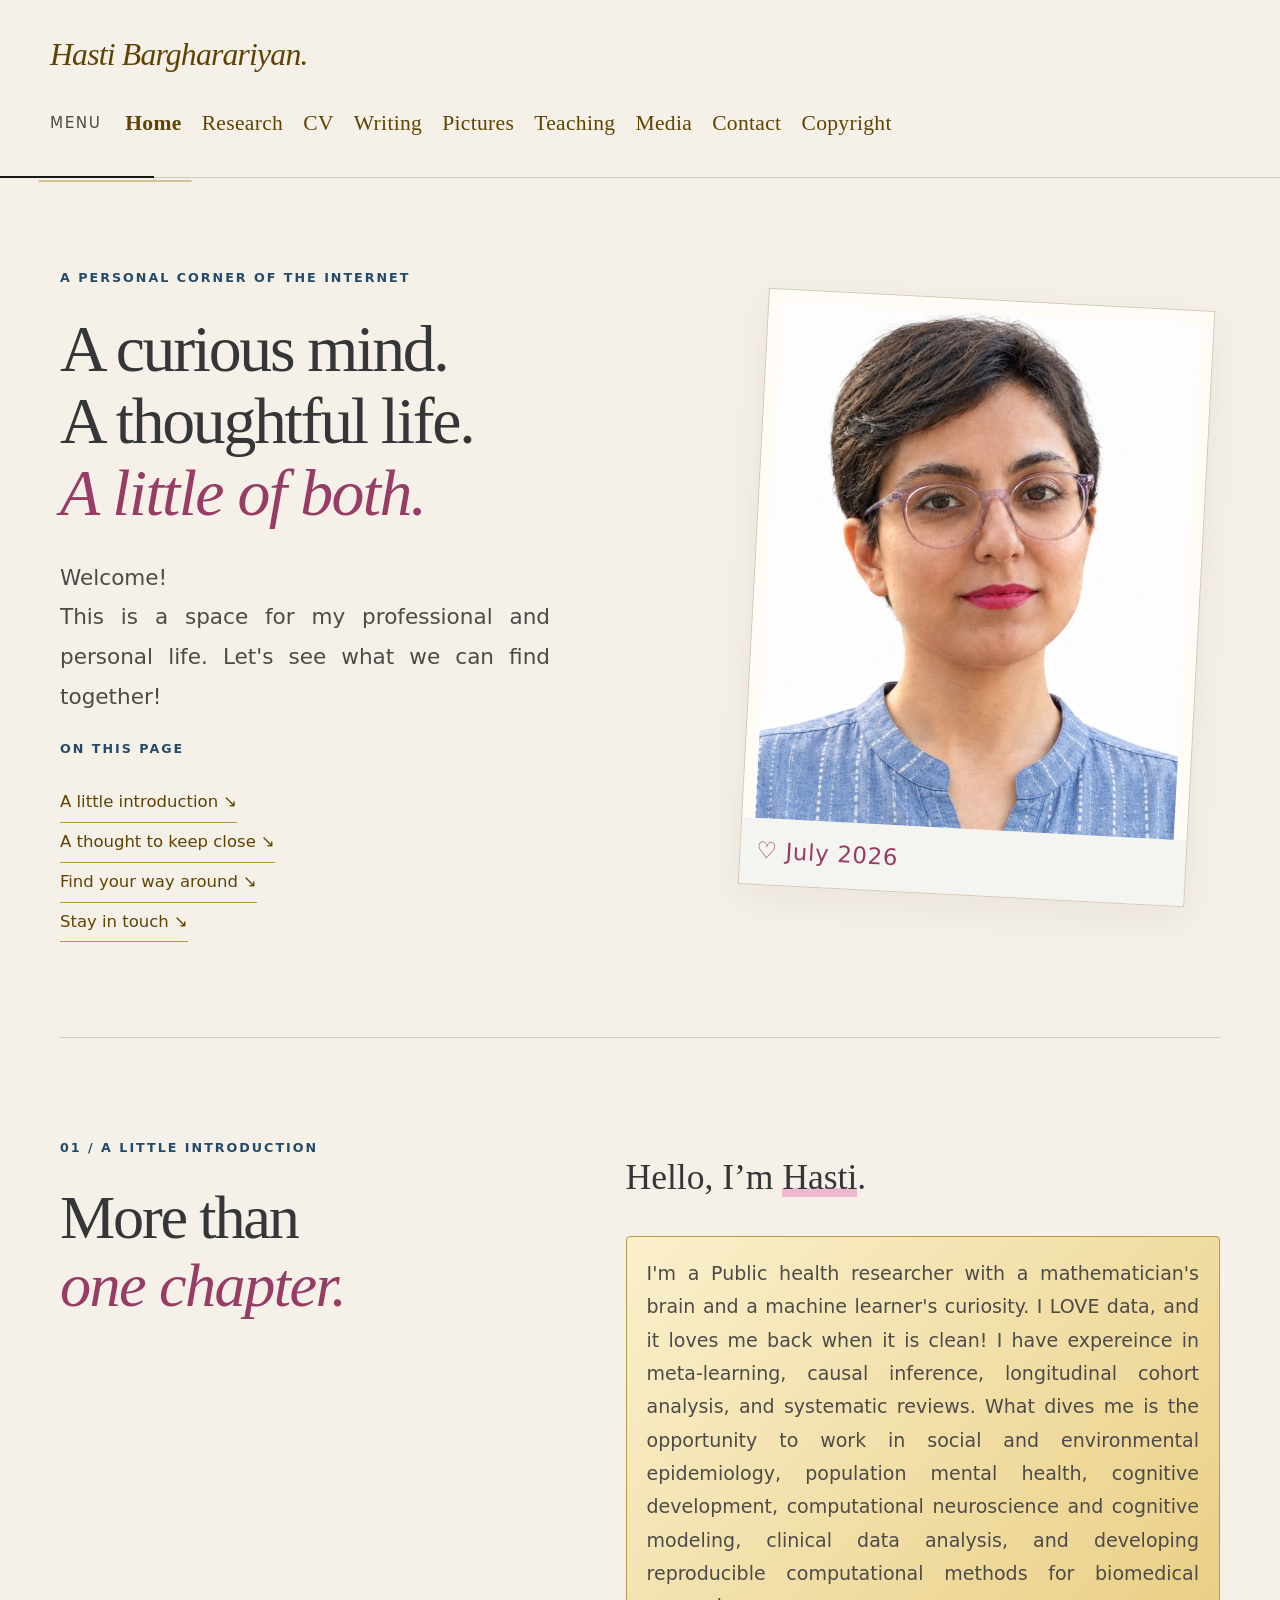
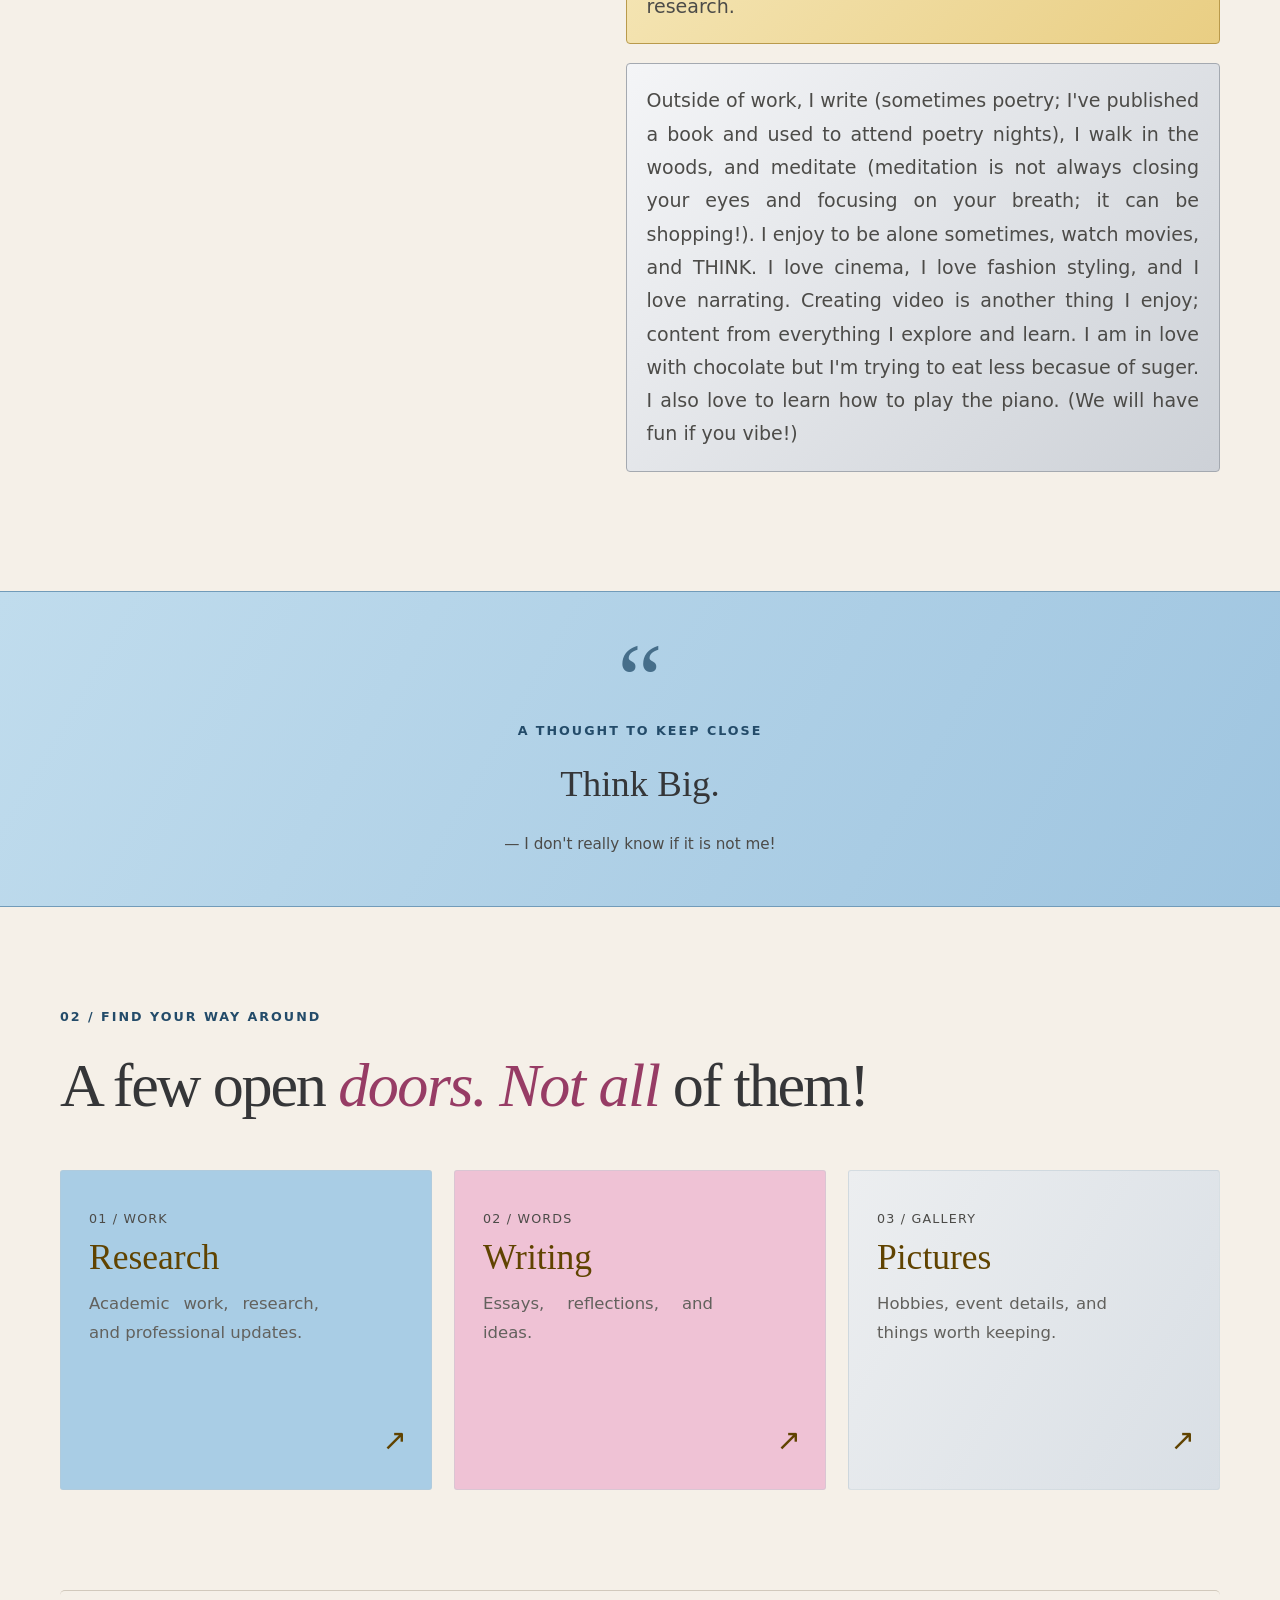
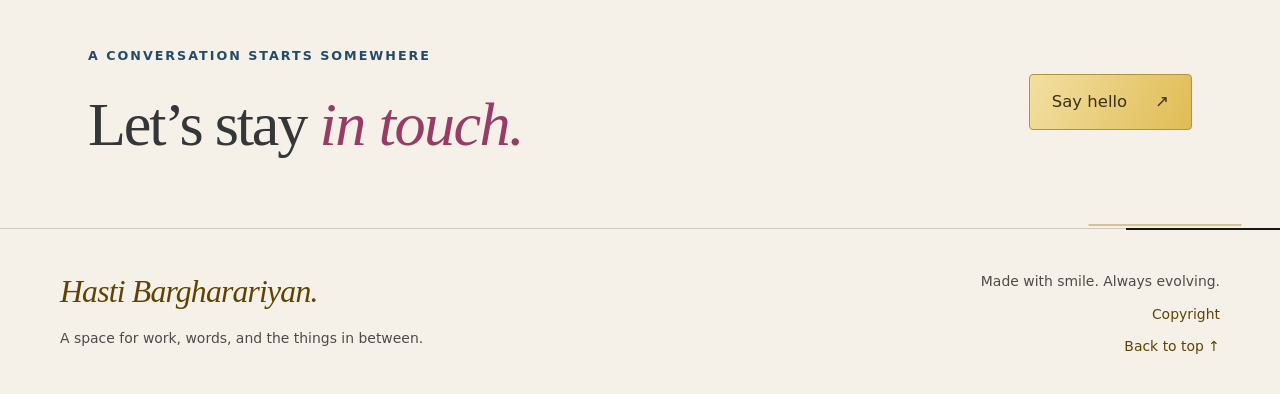
<file: index.html>
<!doctype html>
<html lang="en">
  <head>
    <meta charset="utf-8">
    <meta name="viewport" content="width=device-width, initial-scale=1">
    <meta name="description" content="A personal space for academic work, writing, and everyday interests. Personal content coming soon.">
    <meta name="theme-color" content="#f5f0e8">
    <title>Home · Hasti Bargharariyan</title>
    <link rel="icon" href="assets/images/favicon.svg" type="image/svg+xml">
    <link rel="stylesheet" href="assets/css/style.css?v=13">
    <script src="assets/js/main.js?v=4" defer></script>
  </head>
  <body>
    <a class="skip-link" href="#main">Skip to content</a>
    <header class="site-header">
      <div class="header-inner">
        <a class="brand" href="index.html">Hasti Bargharariyan<span class="brand-dot">.</span></a>
        <span class="menu-label">Menu</span>
        <button class="menu-toggle" aria-expanded="false" aria-controls="navigation" hidden>Menu <span aria-hidden="true">☰</span></button>
        <nav id="navigation" aria-label="Main navigation">
          <a href="index.html" aria-current="page">Home</a>
          <a href="research.html">Research</a>
          <a href="cv.html">CV</a>
          <a href="writing.html">Writing</a>
          <a href="pictures.html">Pictures</a>
          <a href="teaching.html">Teaching</a>
          <a href="media.html">Media</a>
          <a href="contact.html">Contact</a>
          <a href="copyright.html">Copyright</a>
        </nav>
      </div>
    </header>
    <main id="main">
      <section class="hero container">
        <div class="hero-copy">
          <p class="eyebrow"> A personal corner of the internet</p>
          <h1>A curious mind.<br>A thoughtful life.<br><em>A little of both.</em></h1>
          <p class="lede">Welcome!<br>This is a space for my professional and personal life. Let's see what we can find together!</p>
          <div>
            <p class="eyebrow">On this page</p>
            <a class="text-link" href="#about">A little introduction ↘</a><br>
            <a class="text-link" href="#thought">A thought to keep close ↘</a><br>
            <a class="text-link" href="#explore">Find your way around ↘</a><br>
            <a class="text-link" href="#contact">Stay in touch ↘</a>
          </div>
        </div>
        <div class="hero-visual">
          <div class="photo-frame">
            <img
            class="personal-photo"
            src="assets/images/portrait.png"
            alt="Portrait of me"
            width="700"
            height="800"
            >
            <div class="photo-caption"><span>♡ July 2026</span></div>
          </div>
        </div>
      </section>
      <section id="about" class="container about section-space">
        <div>
          <p class="eyebrow">01 / A little introduction</p>
          <h2>More than<br><em>one chapter.</em></h2>
        </div>
        <div class="about-body">
          <h3>Hello, I’m <span class="soft-underline">Hasti</span>.</h3>
          <p>I'm a Public health researcher with a mathematician's brain and a machine learner's curiosity. I LOVE data, and it loves me back when it is clean! I have expereince in meta-learning, causal inference, longitudinal cohort analysis, and systematic reviews. What dives me is the opportunity to work in social and environmental epidemiology, population mental health, cognitive development, computational neuroscience and cognitive modeling, clinical data analysis, and developing reproducible computational methods for biomedical research.</p>
          <p>Outside of work, I write (sometimes poetry; I've published a book and used to attend poetry nights), I walk in the woods, and meditate (meditation is not always closing your eyes and focusing on your breath; it can be shopping!). I enjoy to be alone sometimes, watch movies, and THINK. I love cinema, I love fashion styling, and I love narrating. Creating video is another thing I enjoy; content from everything I explore and learn. I am in love with chocolate but I'm trying to eat less becasue of suger. I also love to learn how to play the piano. (We will have fun if you vibe!)</p>
        </div>
      </section>
      <section id="thought" class="quote-section">
        <div class="container quote-inner">
          <span class="quote-mark" aria-hidden="true">“</span>
          <p class="eyebrow">A thought to keep close</p>
          <blockquote>Think Big.</blockquote>
          <p class="quote-credit">— I don't really know if it is not me!</p>
        </div>
      </section>
      <section id="explore" class="container section-space">
        <div class="section-heading">
          <div>
            <p class="eyebrow">02 / Find your way around</p>
            <h2>A few open <em>doors.</em> <em>Not all</em> of them!</h2>
          </div>
        </div>
        <div class="explore-grid"><a class="explore-card blue" href="research.html"><span class="card-number">01 / Work</span><h3>Research</h3><p>Academic work, research, and professional updates.</p><span class="card-arrow">↗</span></a><a class="explore-card pink" href="writing.html"><span class="card-number">02 / Words</span><h3>Writing</h3><p>Essays, reflections, and ideas.</p><span class="card-arrow">↗</span></a><a class="explore-card cream" href="pictures.html"><span class="card-number">03 / Gallery</span><h3>Pictures</h3><p>Hobbies, event details, and things worth keeping.</p><span class="card-arrow">↗</span></a></div>
      </section>
      <section id="contact" class="container hello-band">
        <div>
          <p class="eyebrow">A conversation starts somewhere</p>
          <h2>Let’s stay <em>in touch.</em></h2>
        </div>
        <a class="button" href="contact.html">Say hello <span>↗</span></a>
      </section>
    </main>
    <footer class="site-footer">
      <div>
        <a class="brand" href="index.html">Hasti Bargharariyan<span class="brand-dot">.</span></a>
        <p>A space for work, words, and the things in between.</p>
      </div>
      <div class="footer-note">Made with smile. Always evolving.<a href="copyright.html">Copyright</a><a href="#main">Back to top ↑</a></div>
    </footer>
  </body>
</html>
</file>
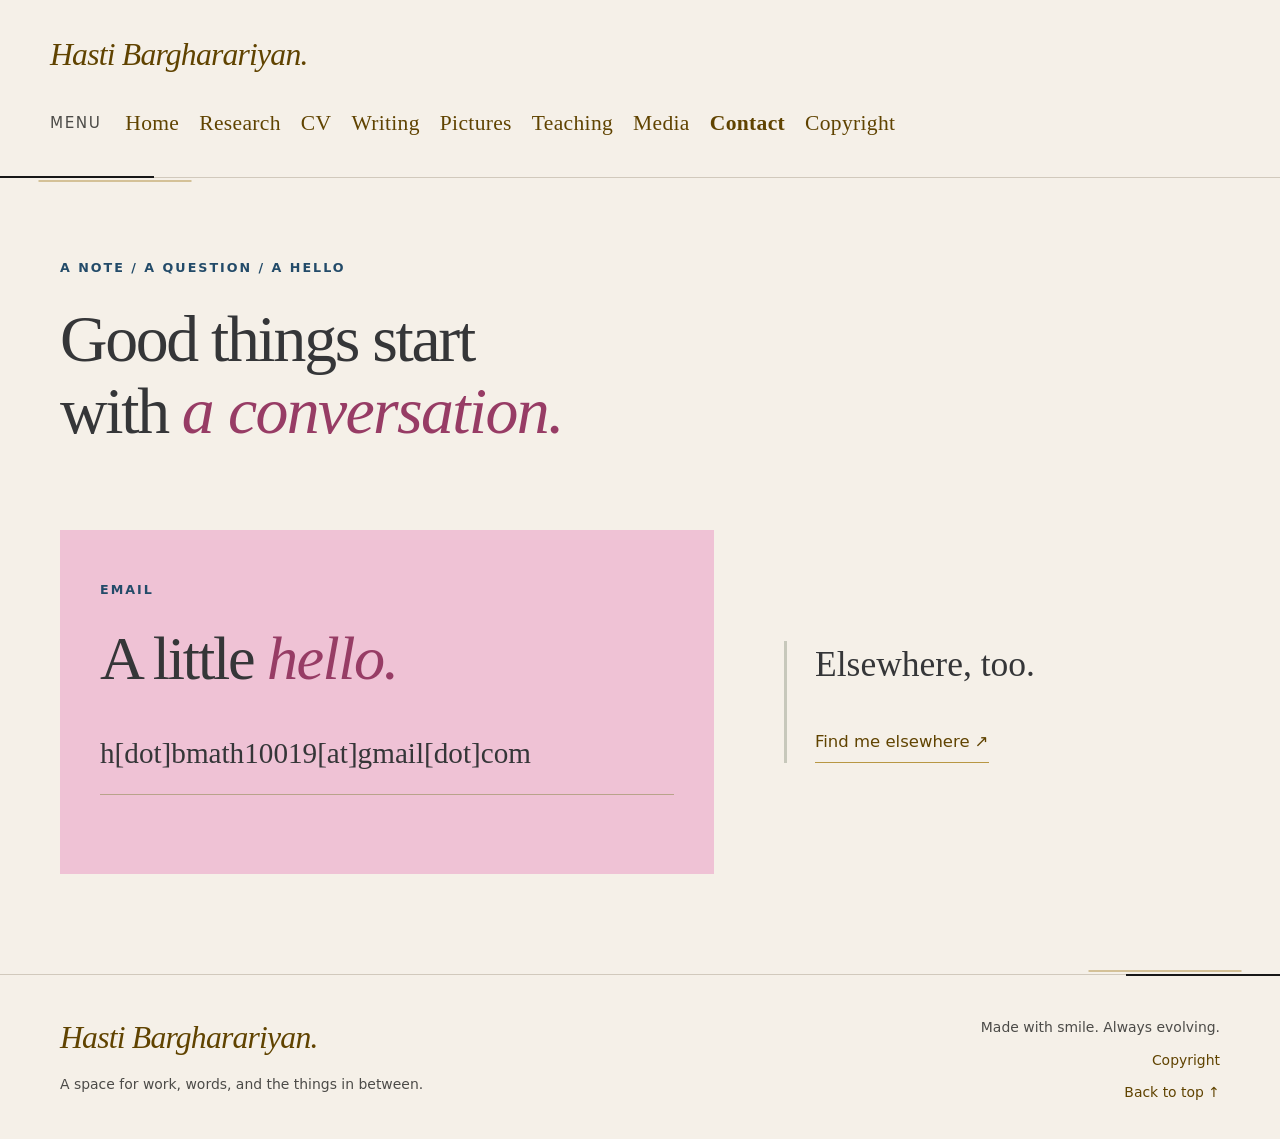
<file: contact.html>
<!doctype html>
<html lang="en">
  <head>
    <meta charset="utf-8">
    <meta name="viewport" content="width=device-width, initial-scale=1">
    <meta name="description" content="A personal space for academic work, writing, and everyday interests. Personal content coming soon.">
    <meta name="theme-color" content="#f5f0e8">
    <title>Contact · Hasti Bargharariyan</title>
    <link rel="icon" href="assets/images/favicon.svg" type="image/svg+xml">
    <link rel="stylesheet" href="assets/css/style.css?v=13">
    <script src="assets/js/main.js?v=4" defer></script>
  </head>
  <body>
    <a class="skip-link" href="#main">Skip to content</a>
    <header class="site-header">
      <div class="header-inner">
        <a class="brand" href="index.html">Hasti Bargharariyan<span class="brand-dot">.</span></a>
        <span class="menu-label">Menu</span>
        <button class="menu-toggle" aria-expanded="false" aria-controls="navigation" hidden>Menu <span aria-hidden="true">☰</span></button>
        <nav id="navigation" aria-label="Main navigation">
          <a href="index.html">Home</a>
          <a href="research.html">Research</a>
          <a href="cv.html">CV</a>
          <a href="writing.html">Writing</a>
          <a href="pictures.html">Pictures</a>
          <a href="teaching.html">Teaching</a>
          <a href="media.html">Media</a>
          <a href="contact.html" aria-current="page">Contact</a>
          <a href="copyright.html">Copyright</a>
        </nav>
      </div>
    </header>
    <main id="main">
      <section class="page-intro container">
        <p class="eyebrow">A note / A question / A hello</p>
        <h1>Good things start<br>with <em>a conversation.</em></h1>
      </section>
      <section class="container section-bottom contact-layout">
        <div class="contact-card">
          <p class="eyebrow">Email</p>
          <h2>A little <em>hello.</em></h2>
          <!-- Replace the text below with your email, written however you prefer.
               This is plain text and will not become a clickable email link. -->
          <p class="email-placeholder">h[dot]bmath10019[at]gmail[dot]com<p>
        </div>
        <div class="contact-aside">
          <h3>Elsewhere, too.</h3>
          <a class="text-link" href="media.html">Find me elsewhere ↗</a>
        </div>
      </section>
    </main>
    <footer class="site-footer">
      <div>
        <a class="brand" href="index.html">Hasti Bargharariyan<span class="brand-dot">.</span></a>
        <p>A space for work, words, and the things in between.</p>
      </div>
      <div class="footer-note">Made with smile. Always evolving.<a href="copyright.html">Copyright</a><a href="#main">Back to top ↑</a></div>
    </footer>
  </body>
</html>
</file>
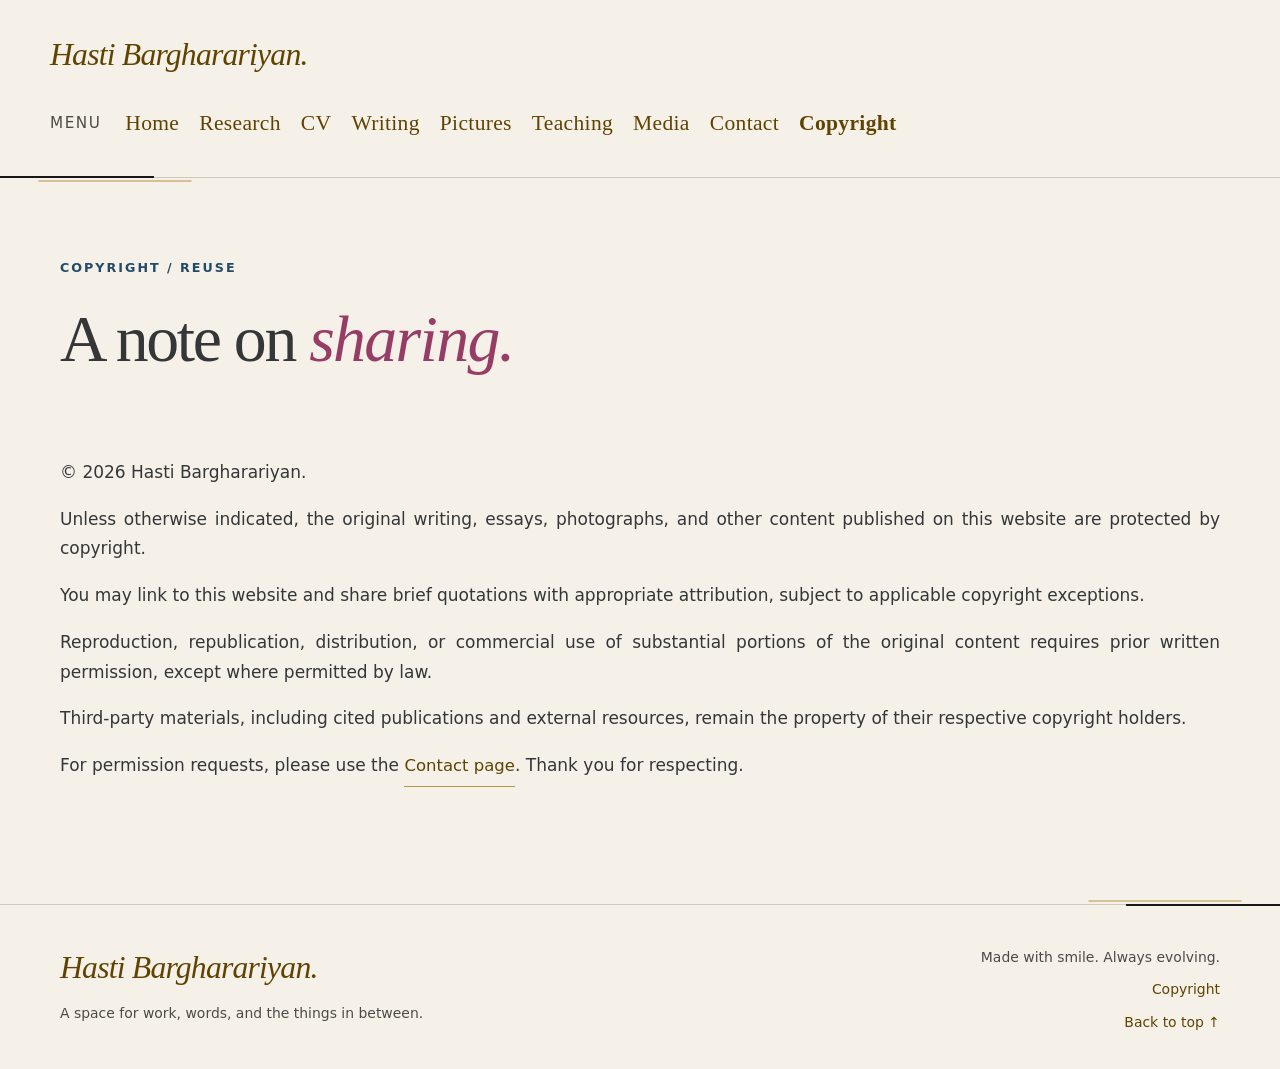
<file: copyright.html>
<!doctype html>
<html lang="en">
  <head>
    <meta charset="utf-8">
    <meta name="viewport" content="width=device-width, initial-scale=1">
    <meta name="description" content="Copyright and reuse information for Hasti Bargharariyan’s website.">
    <meta name="theme-color" content="#f5f0e8">
    <title>Copyright · Hasti Bargharariyan</title>
    <link rel="icon" href="assets/images/favicon.svg" type="image/svg+xml">
    <link rel="stylesheet" href="assets/css/style.css?v=13">
    <script src="assets/js/main.js?v=4" defer></script>
  </head>
  <body>
    <a class="skip-link" href="#main">Skip to content</a>
    <header class="site-header">
      <div class="header-inner">
        <a class="brand" href="index.html">Hasti Bargharariyan<span class="brand-dot">.</span></a>
        <span class="menu-label">Menu</span>
        <button class="menu-toggle" aria-expanded="false" aria-controls="navigation" hidden>Menu <span aria-hidden="true">☰</span></button>
        <nav id="navigation" aria-label="Main navigation">
          <a href="index.html">Home</a>
          <a href="research.html">Research</a>
          <a href="cv.html">CV</a>
          <a href="writing.html">Writing</a>
          <a href="pictures.html">Pictures</a>
          <a href="teaching.html">Teaching</a>
          <a href="media.html">Media</a>
          <a href="contact.html">Contact</a>
          <a href="copyright.html" aria-current="page">Copyright</a>
        </nav>
      </div>
    </header>
    <main id="main">
      <section class="page-intro container">
        <p class="eyebrow">Copyright / Reuse</p>
        <h1>A note on <em>sharing.</em></h1>
      </section>
      <section class="container section-bottom copyright-notice">
        <p>© 2026 Hasti Bargharariyan.</p>
        <p>Unless otherwise indicated, the original writing, essays, photographs, and other content published on this website are protected by copyright.</p>
        <p>You may link to this website and share brief quotations with appropriate attribution, subject to applicable copyright exceptions.</p>
        <p>Reproduction, republication, distribution, or commercial use of substantial portions of the original content requires prior written permission, except where permitted by law.</p>
        <p>Third-party materials, including cited publications and external resources, remain the property of their respective copyright holders.</p>
        <p>For permission requests, please use the <a class="text-link" href="contact.html">Contact page</a>. Thank you for respecting.</p>
      </section>
    </main>
    <footer class="site-footer">
      <div>
        <a class="brand" href="index.html">Hasti Bargharariyan<span class="brand-dot">.</span></a>
        <p>A space for work, words, and the things in between.</p>
      </div>
      <div class="footer-note">Made with smile. Always evolving.<a href="copyright.html">Copyright</a><a href="#main">Back to top ↑</a></div>
    </footer>
  </body>
</html>
</file>
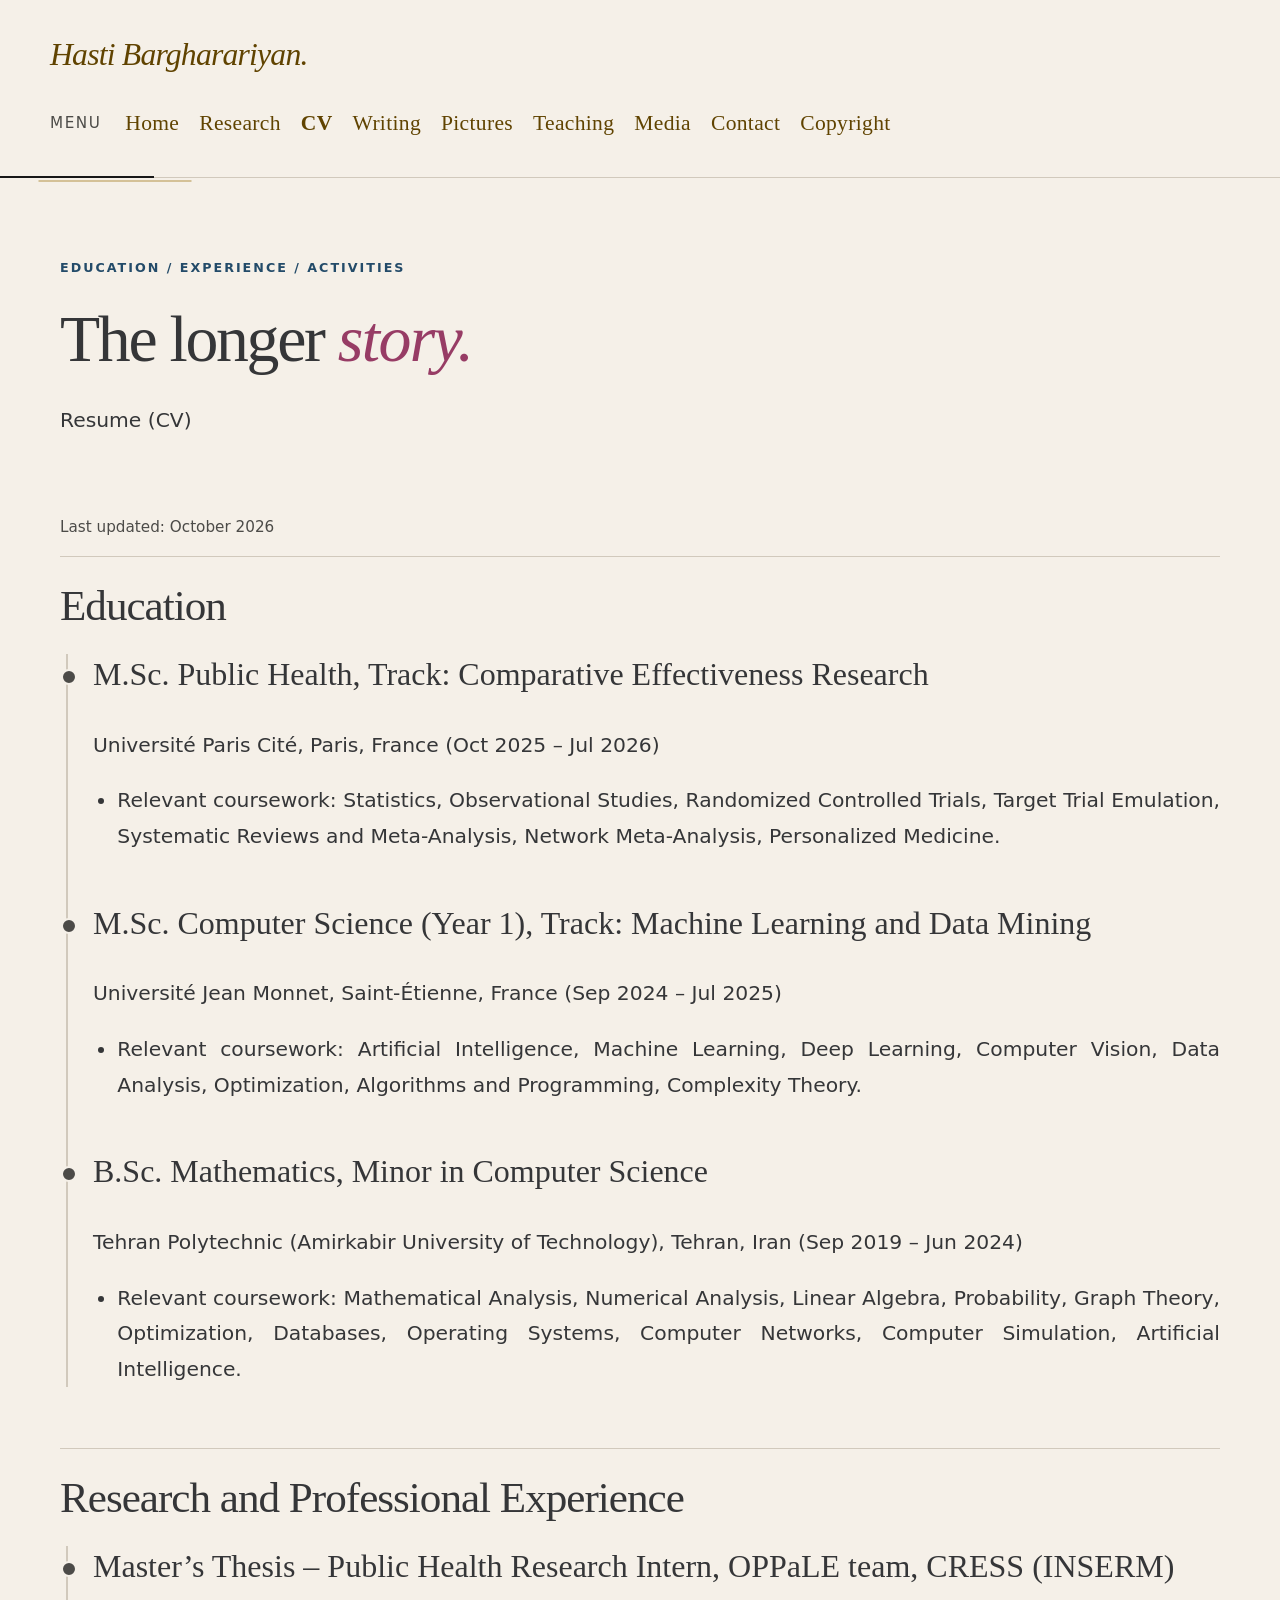
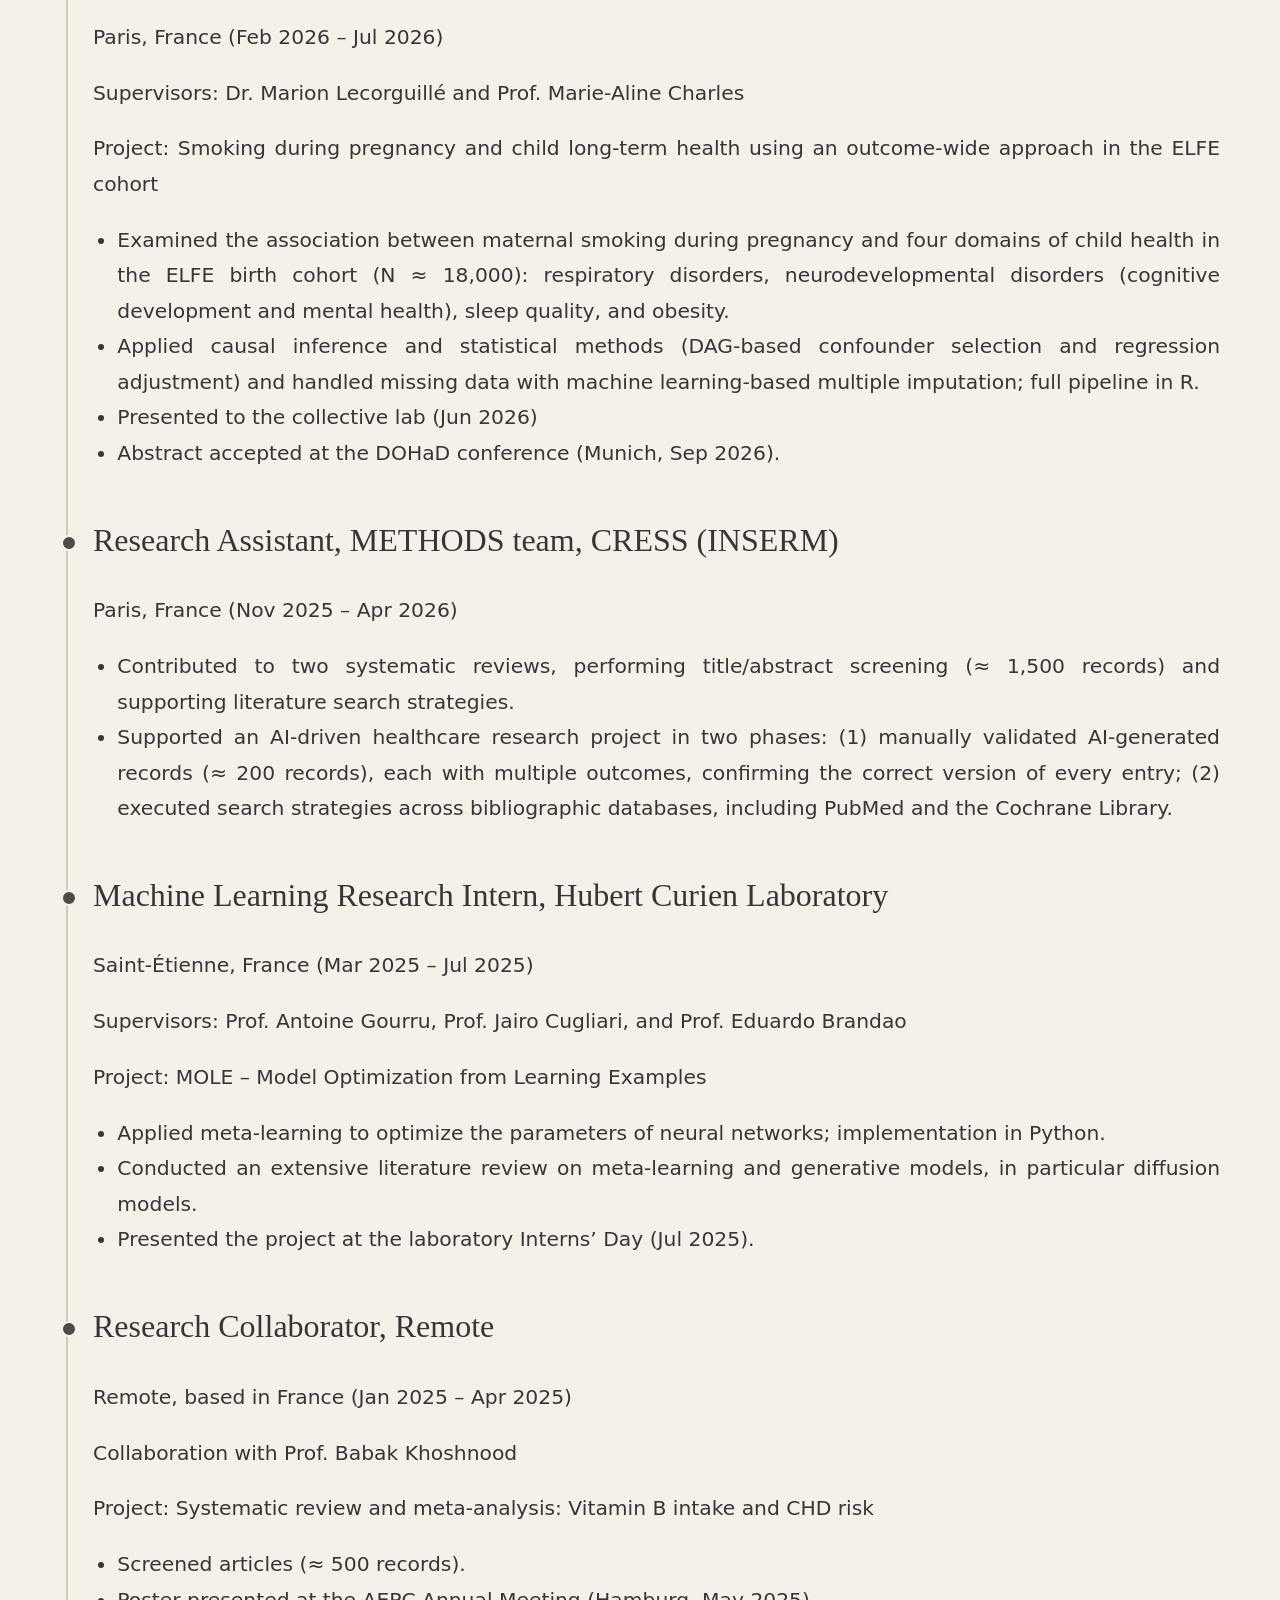
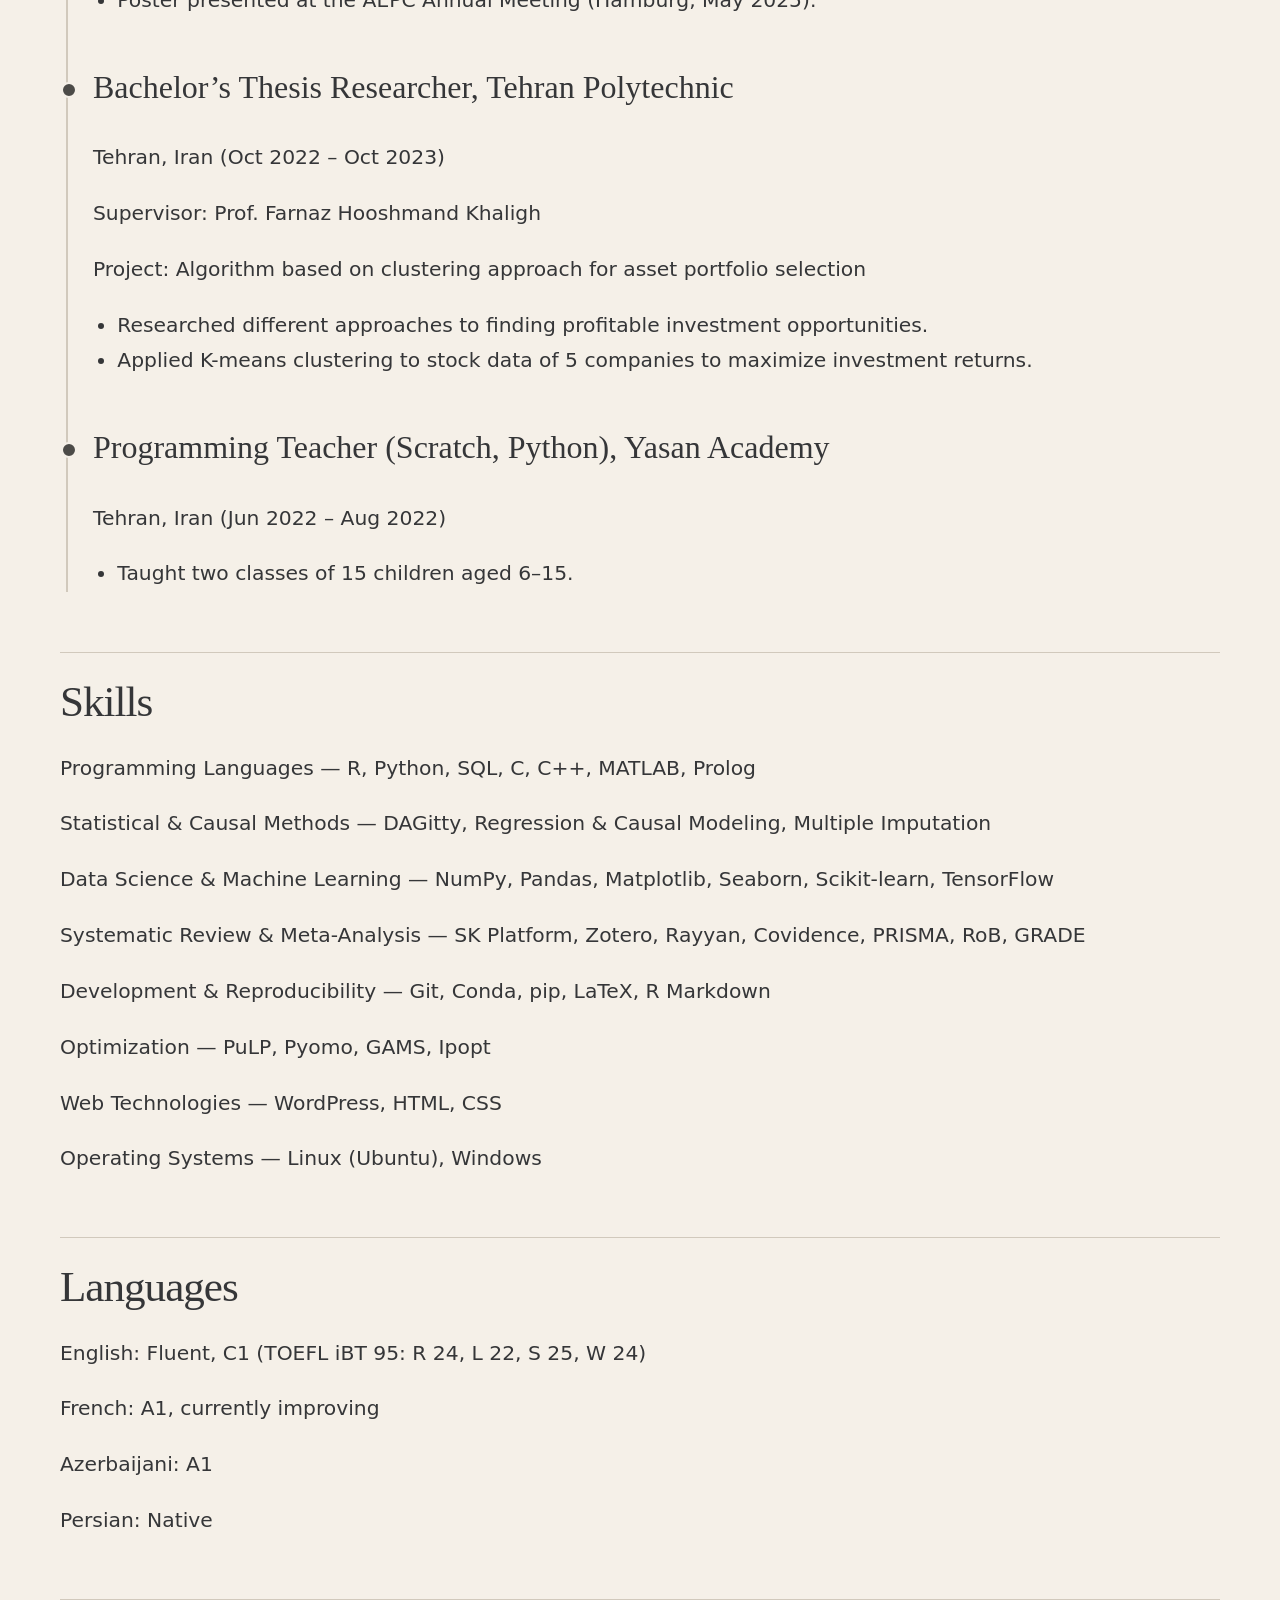
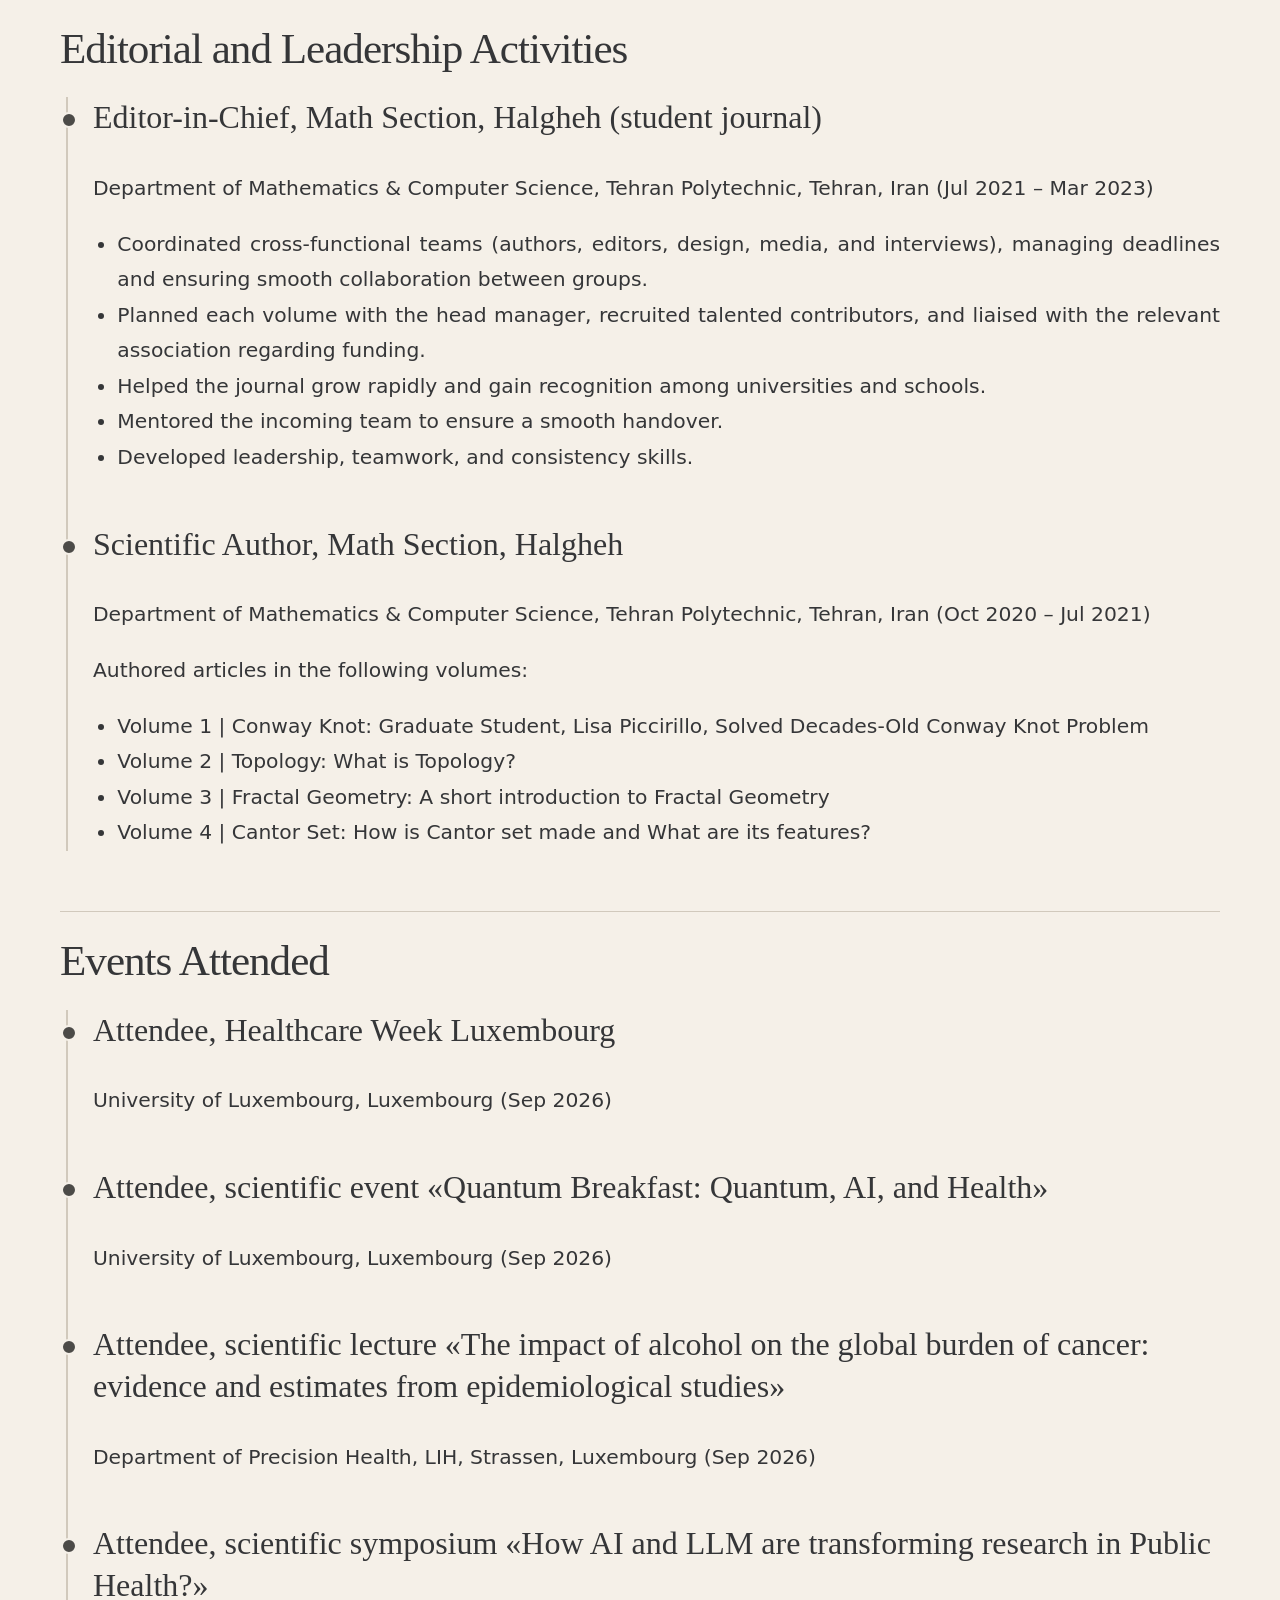
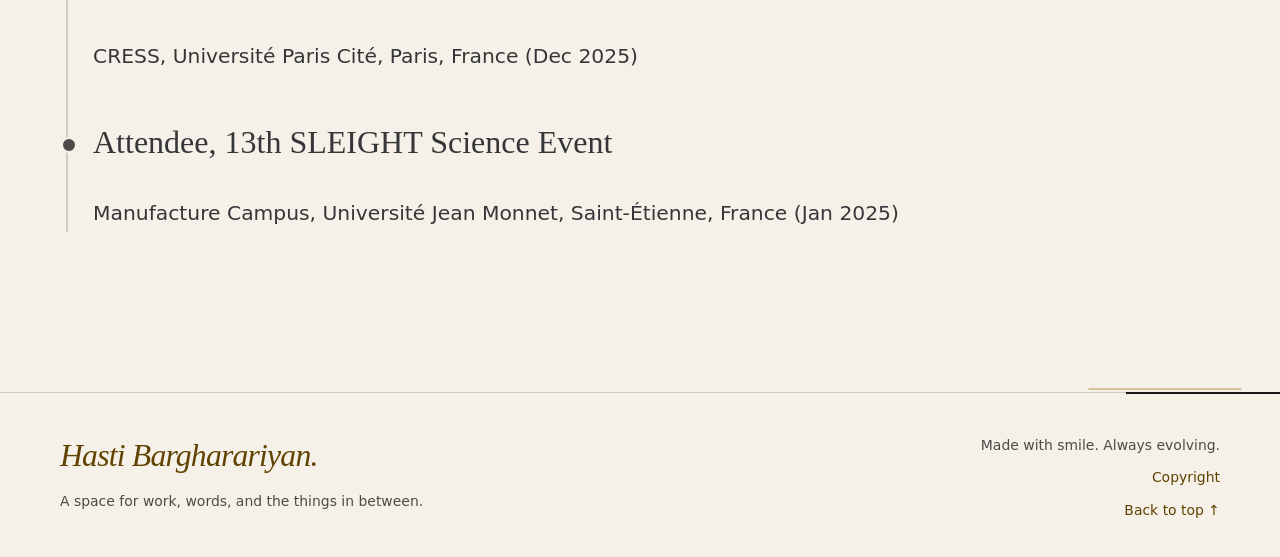
<file: cv.html>
<!doctype html>
<html lang="en">
  <head>
    <meta charset="utf-8">
    <meta name="viewport" content="width=device-width, initial-scale=1">
    <meta name="description" content="A personal space for academic work, writing, and everyday interests. Personal content coming soon.">
    <meta name="theme-color" content="#f5f0e8">
    <title>Resume (CV) · Hasti Bargharariyan</title>
    <link rel="icon" href="assets/images/favicon.svg" type="image/svg+xml">
    <link rel="stylesheet" href="assets/css/style.css?v=13">
    <script src="assets/js/main.js?v=4" defer></script>
  </head>
  <body>
    <a class="skip-link" href="#main">Skip to content</a>
    <header class="site-header">
      <div class="header-inner">
        <a class="brand" href="index.html">Hasti Bargharariyan<span class="brand-dot">.</span></a>
        <span class="menu-label">Menu</span>
        <button class="menu-toggle" aria-expanded="false" aria-controls="navigation" hidden>Menu <span aria-hidden="true">☰</span></button>
        <nav id="navigation" aria-label="Main navigation">
          <a href="index.html">Home</a>
          <a href="research.html">Research</a>
          <a href="cv.html" aria-current="page">CV</a>
          <a href="writing.html">Writing</a>
          <a href="pictures.html">Pictures</a>
          <a href="teaching.html">Teaching</a>
          <a href="media.html">Media</a>
          <a href="contact.html">Contact</a>
          <a href="copyright.html">Copyright</a>
        </nav>
      </div>
    </header>
    <main id="main">
      <section class="page-intro container">
        <p class="eyebrow">Education / Experience / Activities</p>
        <h1>The longer <em>story.</em></h1>
        <p>Resume (CV)</p>
      </section>
      <section class="container section-bottom cv-resume">
          <p class="content-note">Last updated: October 2026</p>
        <section class="publication-section">
          <h2>Education</h2>
          <div class="cv-timeline">
            <article class="cv-entry">
              <h3>M.Sc. Public Health, Track: Comparative Effectiveness Research</h3>
              <p>Université Paris Cité, Paris, France (Oct 2025 – Jul 2026)</p>
              <ul>
                <li>Relevant coursework: Statistics, Observational Studies, Randomized Controlled Trials, Target Trial Emulation, Systematic Reviews and Meta-Analysis, Network Meta-Analysis, Personalized Medicine.</li>
              </ul>
            </article>
            <article class="cv-entry">
              <h3>M.Sc. Computer Science (Year 1), Track: Machine Learning and Data Mining</h3>
              <p>Université Jean Monnet, Saint-Étienne, France (Sep 2024 – Jul 2025)</p>
              <ul>
                <li>Relevant coursework: Artificial Intelligence, Machine Learning, Deep Learning, Computer Vision, Data Analysis, Optimization, Algorithms and Programming, Complexity Theory.</li>
              </ul>
            </article>
            <article class="cv-entry">
              <h3>B.Sc. Mathematics, Minor in Computer Science</h3>
              <p>Tehran Polytechnic (Amirkabir University of Technology), Tehran, Iran (Sep 2019 – Jun 2024)</p>
              <ul>
                <li>Relevant coursework: Mathematical Analysis, Numerical Analysis, Linear Algebra, Probability, Graph Theory, Optimization, Databases, Operating Systems, Computer Networks, Computer Simulation, Artificial Intelligence.</li>
              </ul>
            </article>
          </div>
        </section>
        <section class="publication-section">
          <h2>Research and Professional Experience</h2>
          <div class="cv-timeline">
            <article class="cv-entry">
              <h3>Master’s Thesis – Public Health Research Intern, OPPaLE team, CRESS (INSERM)</h3>
              <p>Paris, France (Feb 2026 – Jul 2026)</p>
              <p>Supervisors:  Dr. Marion Lecorguillé and Prof. Marie-Aline Charles</p>
              <p>Project: Smoking during pregnancy and child long-term health using an outcome-wide approach in the ELFE cohort</p>
              <ul>
                <li>Examined the association between maternal smoking during pregnancy and four domains of child health in the ELFE birth cohort (N ≈ 18,000): respiratory disorders, neurodevelopmental disorders (cognitive development and mental health), sleep quality, and obesity.</li>
                <li>Applied causal inference and statistical methods (DAG-based confounder selection and regression adjustment) and handled missing data with machine learning-based multiple imputation; full pipeline in R.</li>
                <li>Presented to the collective lab (Jun 2026)</li>
                <li>Abstract accepted at the DOHaD conference (Munich, Sep 2026).</li>
              </ul>
            </article>
            <article class="cv-entry">
              <h3>Research Assistant, METHODS team, CRESS (INSERM)</h3>
              <p>Paris, France (Nov 2025 – Apr 2026)</p>
              <ul>
                <li>Contributed to two systematic reviews, performing title/abstract screening (≈ 1,500 records) and supporting literature search strategies.</li>
                <li>Supported an AI-driven healthcare research project in two phases: (1) manually validated AI-generated records (≈ 200 records), each with multiple outcomes, confirming the correct version of every entry; (2) executed search strategies across bibliographic databases, including PubMed and the Cochrane Library.</li>
              </ul>
            </article>
            <article class="cv-entry">
              <h3>Machine Learning Research Intern, Hubert Curien Laboratory</h3>
              <p>Saint-Étienne, France (Mar 2025 – Jul 2025)</p>
              <p>Supervisors:  Prof. Antoine Gourru, Prof. Jairo Cugliari, and Prof. Eduardo Brandao</p>
              <p>Project: MOLE – Model Optimization from Learning Examples</p>
              <ul>
                <li>Applied meta-learning to optimize the parameters of neural networks; implementation in Python.</li>
                <li>Conducted an extensive literature review on meta-learning and generative models, in particular diffusion models.</li>
                <li>Presented the project at the laboratory Interns’ Day (Jul 2025).</li>
              </ul>
            </article>
            <article class="cv-entry">
              <h3>Research Collaborator, Remote</h3>
              <p>Remote, based in France (Jan 2025 – Apr 2025)</p>
              <p>Collaboration with  Prof. Babak Khoshnood</p>
              <p>Project: Systematic review and meta-analysis: Vitamin B intake and CHD risk</p>
              <ul>
                <li>Screened articles (≈ 500 records).</li>
                <li>Poster presented at the AEPC Annual Meeting (Hamburg, May 2025).</li>
              </ul>
            </article>
            <article class="cv-entry">
              <h3>Bachelor’s Thesis Researcher, Tehran Polytechnic</h3>
              <p>Tehran, Iran (Oct 2022 – Oct 2023)</p>
              <p>Supervisor:  Prof. Farnaz Hooshmand Khaligh</p>
              <p>Project: Algorithm based on clustering approach for asset portfolio selection</p>
              <ul>
                <li>Researched different approaches to finding profitable investment opportunities.</li>
                <li>Applied K-means clustering to stock data of 5 companies to maximize investment returns.</li>
              </ul>
            </article>
            <article class="cv-entry">
              <h3>Programming Teacher (Scratch, Python), Yasan Academy</h3>
              <p>Tehran, Iran (Jun 2022 – Aug 2022)</p>
              <ul>
                <li>Taught two classes of 15 children aged 6–15.</li>
              </ul>
            </article>
          </div>
        </section>
        <section class="publication-section">
          <h2>Skills</h2>
          <p>Programming Languages — R, Python, SQL, C, C++, MATLAB, Prolog</p>
          <p>Statistical &amp; Causal Methods — DAGitty, Regression &amp; Causal Modeling, Multiple Imputation</p>
          <p>Data Science &amp; Machine Learning — NumPy, Pandas, Matplotlib, Seaborn, Scikit-learn, TensorFlow</p>
          <p>Systematic Review &amp; Meta-Analysis — SK Platform, Zotero, Rayyan, Covidence, PRISMA, RoB, GRADE</p>
          <p>Development &amp; Reproducibility — Git, Conda, pip, LaTeX, R Markdown</p>
          <p>Optimization — PuLP, Pyomo, GAMS, Ipopt</p>
          <p>Web Technologies — WordPress, HTML, CSS</p>
          <p>Operating Systems — Linux (Ubuntu), Windows</p>
        </section>
        <section class="publication-section">
          <h2>Languages</h2>
          <p>English: Fluent, C1 (TOEFL iBT 95: R 24, L 22, S 25, W 24)</p>
          <p>French: A1, currently improving</p>
          <p>Azerbaijani: A1</p>
          <p>Persian: Native</p>
        </section>
        <section class="publication-section">
          <h2>Editorial and Leadership Activities</h2>
          <div class="cv-timeline">
            <article class="cv-entry">
              <h3>Editor-in-Chief, Math Section, Halgheh (student journal)</h3>
              <p>Department of Mathematics &amp; Computer Science, Tehran Polytechnic, Tehran, Iran (Jul 2021 – Mar 2023)</p>
              <ul>
                <li>Coordinated cross-functional teams (authors, editors, design, media, and interviews), managing deadlines and ensuring smooth collaboration between groups.</li>
                <li>Planned each volume with the head manager, recruited talented contributors, and liaised with the relevant association regarding funding.</li>
                <li>Helped the journal grow rapidly and gain recognition among universities and schools.</li>
                <li>Mentored the incoming team to ensure a smooth handover.</li>
                <li>Developed leadership, teamwork, and consistency skills.</li>
              </ul>
            </article>
            <article class="cv-entry">
              <h3>Scientific Author, Math Section, Halgheh</h3>
              <p>Department of Mathematics &amp; Computer Science, Tehran Polytechnic, Tehran, Iran (Oct 2020 – Jul 2021)</p>
              <p>Authored articles in the following volumes:</p>
              <ul>
                <li>Volume 1 | Conway Knot: Graduate Student, Lisa Piccirillo, Solved Decades-Old Conway Knot Problem</li>
                <li>Volume 2 | Topology: What is Topology?</li>
                <li>Volume 3 | Fractal Geometry: A short introduction to Fractal Geometry</li>
                <li>Volume 4 | Cantor Set: How is Cantor set made and What are its features?</li>
              </ul>
            </article>
          </div>
        </section>
        <section class="publication-section">
          <h2>Events Attended</h2>
          <div class="cv-timeline">
            <article class="cv-entry">
              <h3>Attendee, Healthcare Week Luxembourg</h3>
              <p>University of Luxembourg, Luxembourg (Sep 2026)</p>
            </article>
            <article class="cv-entry">
              <h3>Attendee, scientific event «Quantum Breakfast: Quantum, AI, and Health»</h3>
              <p>University of Luxembourg, Luxembourg (Sep 2026)</p>
            </article>
            <article class="cv-entry">
              <h3>Attendee, scientific lecture «The impact of alcohol on the global burden of cancer: evidence and estimates from epidemiological studies»</h3>
              <p>Department of Precision Health, LIH, Strassen, Luxembourg (Sep 2026)</p>
            </article>
            <article class="cv-entry">
              <h3>Attendee, scientific symposium «How AI and LLM are transforming research in Public Health?»</h3>
              <p>CRESS, Université Paris Cité, Paris, France (Dec 2025)</p>
            </article>
            <article class="cv-entry">
              <h3>Attendee, 13th SLEIGHT Science Event</h3>
              <p>Manufacture Campus, Université Jean Monnet, Saint-Étienne, France (Jan 2025)</p>
            </article>
          </div>
        </section>
      </section>
    </main>
    <footer class="site-footer">
      <div>
        <a class="brand" href="index.html">Hasti Bargharariyan<span class="brand-dot">.</span></a>
        <p>A space for work, words, and the things in between.</p>
      </div>
      <div class="footer-note">Made with smile. Always evolving.<a href="copyright.html">Copyright</a><a href="#main">Back to top ↑</a></div>
    </footer>
  </body>
</html>
</file>
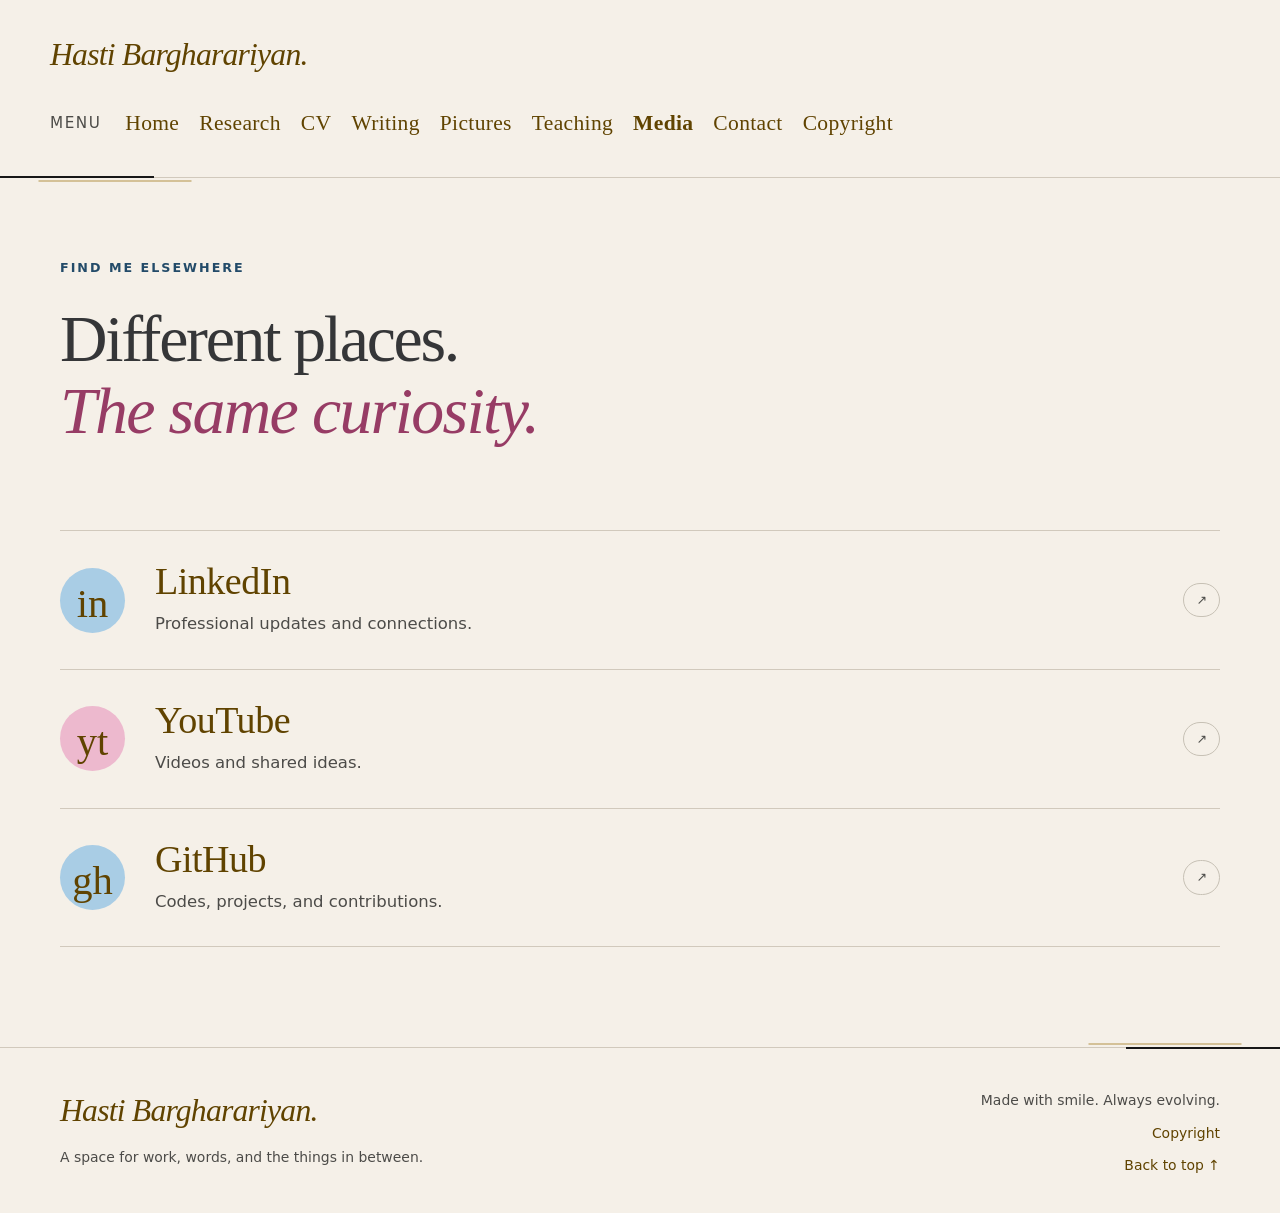
<file: media.html>
<!doctype html>
<html lang="en">
  <head>
    <meta charset="utf-8">
    <meta name="viewport" content="width=device-width, initial-scale=1">
    <meta name="description" content="A personal space for academic work, writing, and everyday interests. Personal content coming soon.">
    <meta name="theme-color" content="#f5f0e8">
    <title>Media · Hasti Bargharariyan</title>
    <link rel="icon" href="assets/images/favicon.svg" type="image/svg+xml">
    <link rel="stylesheet" href="assets/css/style.css?v=13">
    <script src="assets/js/main.js?v=4" defer></script>
  </head>
  <body>
    <a class="skip-link" href="#main">Skip to content</a>
    <header class="site-header">
      <div class="header-inner">
        <a class="brand" href="index.html">Hasti Bargharariyan<span class="brand-dot">.</span></a>
        <span class="menu-label">Menu</span>
        <button class="menu-toggle" aria-expanded="false" aria-controls="navigation" hidden>Menu <span aria-hidden="true">☰</span></button>
        <nav id="navigation" aria-label="Main navigation">
          <a href="index.html">Home</a>
          <a href="research.html">Research</a>
          <a href="cv.html">CV</a>
          <a href="writing.html">Writing</a>
          <a href="pictures.html">Pictures</a>
          <a href="teaching.html">Teaching</a>
          <a href="media.html" aria-current="page">Media</a>
          <a href="contact.html">Contact</a>
          <a href="copyright.html">Copyright</a>
        </nav>
      </div>
    </header>
    <main id="main">
      <section class="page-intro container">
        <p class="eyebrow">Find me elsewhere</p>
        <h1>Different places.<br><em>The same curiosity.</em></h1>
      </section>
      <section class="container section-bottom">
        <div class="media-list">
          <div class="media-row" data-media="linkedin">
            <span class="media-icon" aria-hidden="true">in</span>
            <div>
              <h2>LinkedIn</h2>
              <p>Professional updates and connections.</p>
            </div>
            <span class="pill">Link to be added</span>
          </div>
          <div class="media-row" data-media="youtube">
            <span class="media-icon youtube" aria-hidden="true">yt</span>
            <div>
              <h2>YouTube</h2>
              <p>Videos and shared ideas.</p>
            </div>
            <span class="pill">Link to be added</span>
          </div>
          <div class="media-row" data-media="github">
            <span class="media-icon" aria-hidden="true">gh</span>
            <div>
              <h2>GitHub</h2>
              <p>Codes, projects, and contributions.</p>
            </div>
            <span class="pill">Link to be added</span>
          </div>
        </div>
      </section>
    </main>
    <footer class="site-footer">
      <div>
        <a class="brand" href="index.html">Hasti Bargharariyan<span class="brand-dot">.</span></a>
        <p>A space for work, words, and the things in between.</p>
      </div>
      <div class="footer-note">Made with smile. Always evolving.<a href="copyright.html">Copyright</a><a href="#main">Back to top ↑</a></div>
    </footer>
    <script>
      // Paste your full profile links between the quotes below, then save.
      // Leave a link empty to keep its row inactive.
      const mediaLinks = {
        linkedin: 'https://www.linkedin.com/in/hastibargharariyan',
        youtube: 'https://youtube.com/@hastibargharariyan?si=FS0T6mrCYKOpiwLy',
        github: 'https://github.com/HastiB20'
      };

      for (const row of document.querySelectorAll('[data-media]')) {
        const url = mediaLinks[row.dataset.media].trim();
        if (!url) continue;
        // Only activate web addresses, such as https://www.linkedin.com/in/your-name/.
        if (!/^https?:\/\//i.test(url)) continue;
        const link = document.createElement('a');
        link.className = row.className;
        link.href = url;
        link.append(...row.childNodes);
        const badge = link.querySelector('.pill');
        badge.textContent = '↗';
        badge.setAttribute('aria-hidden', 'true');
        row.replaceWith(link);
      }
    </script>
  </body>
</html>
</file>
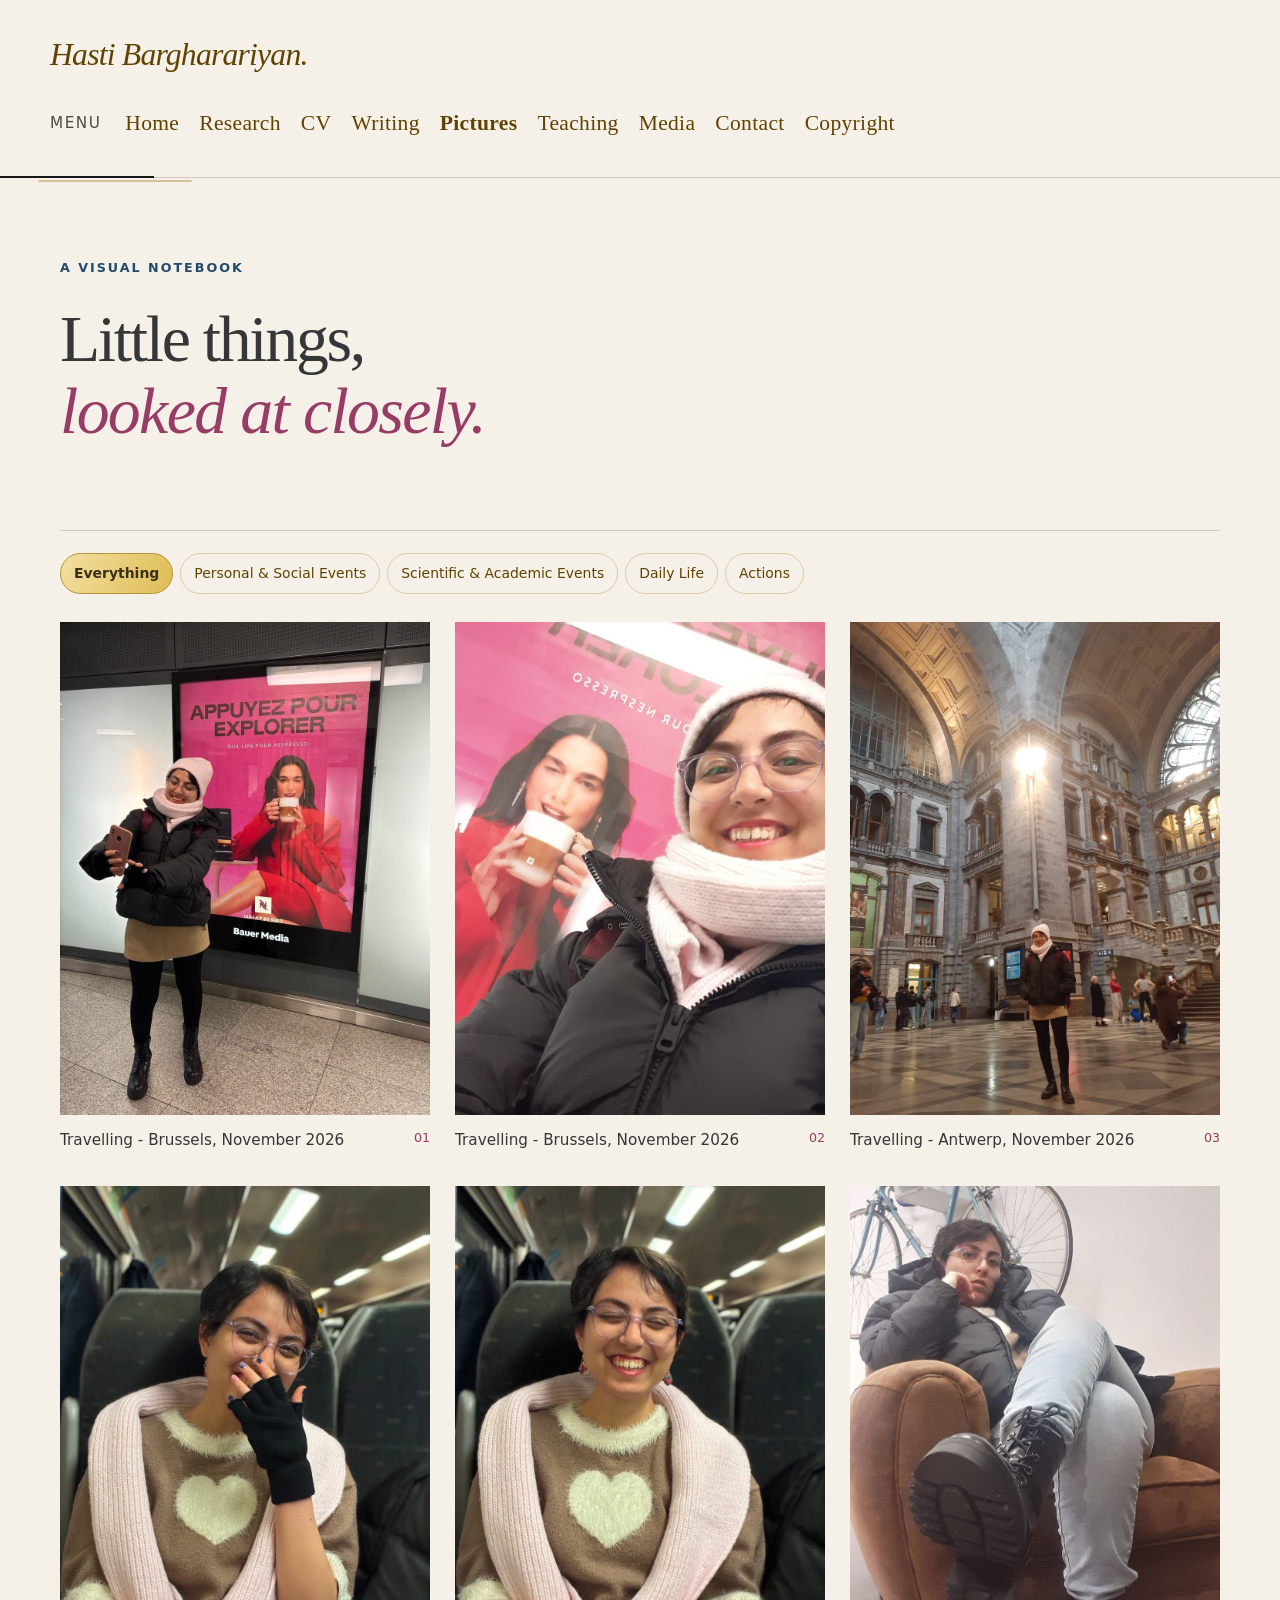
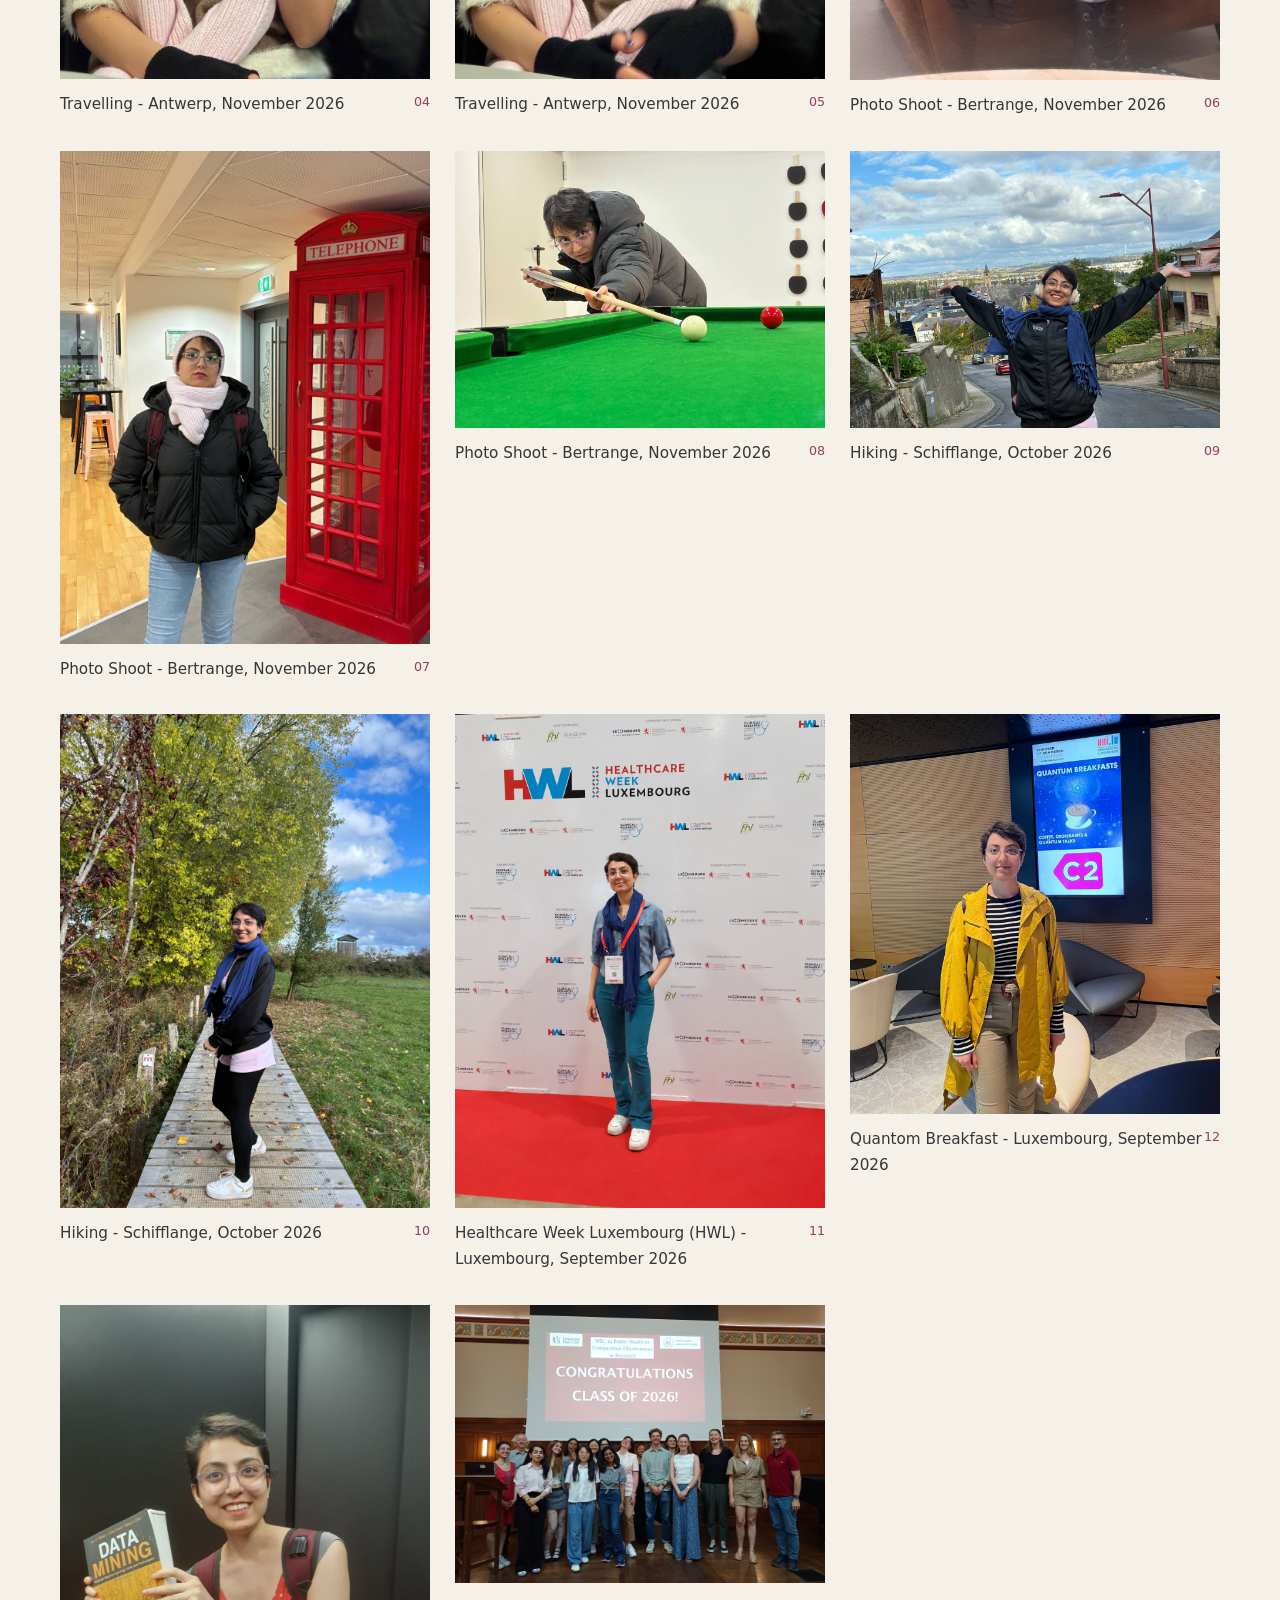
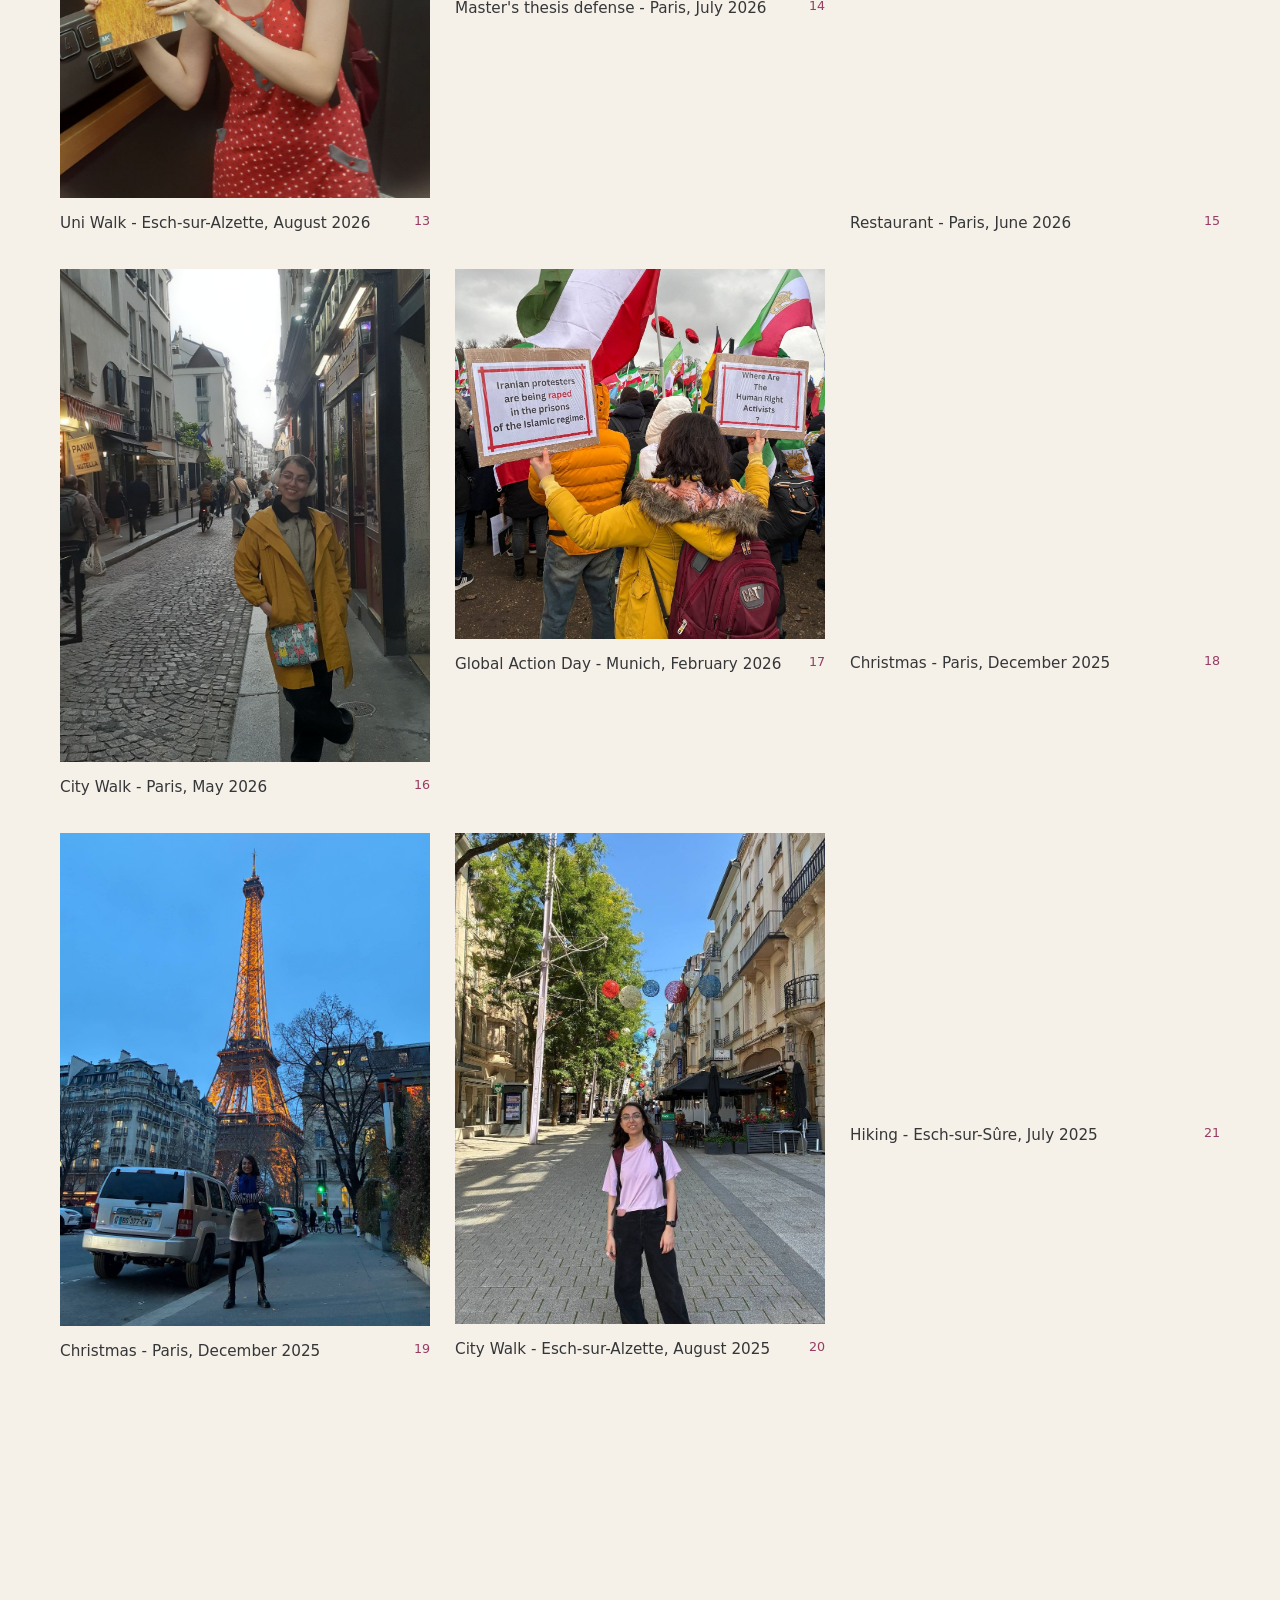
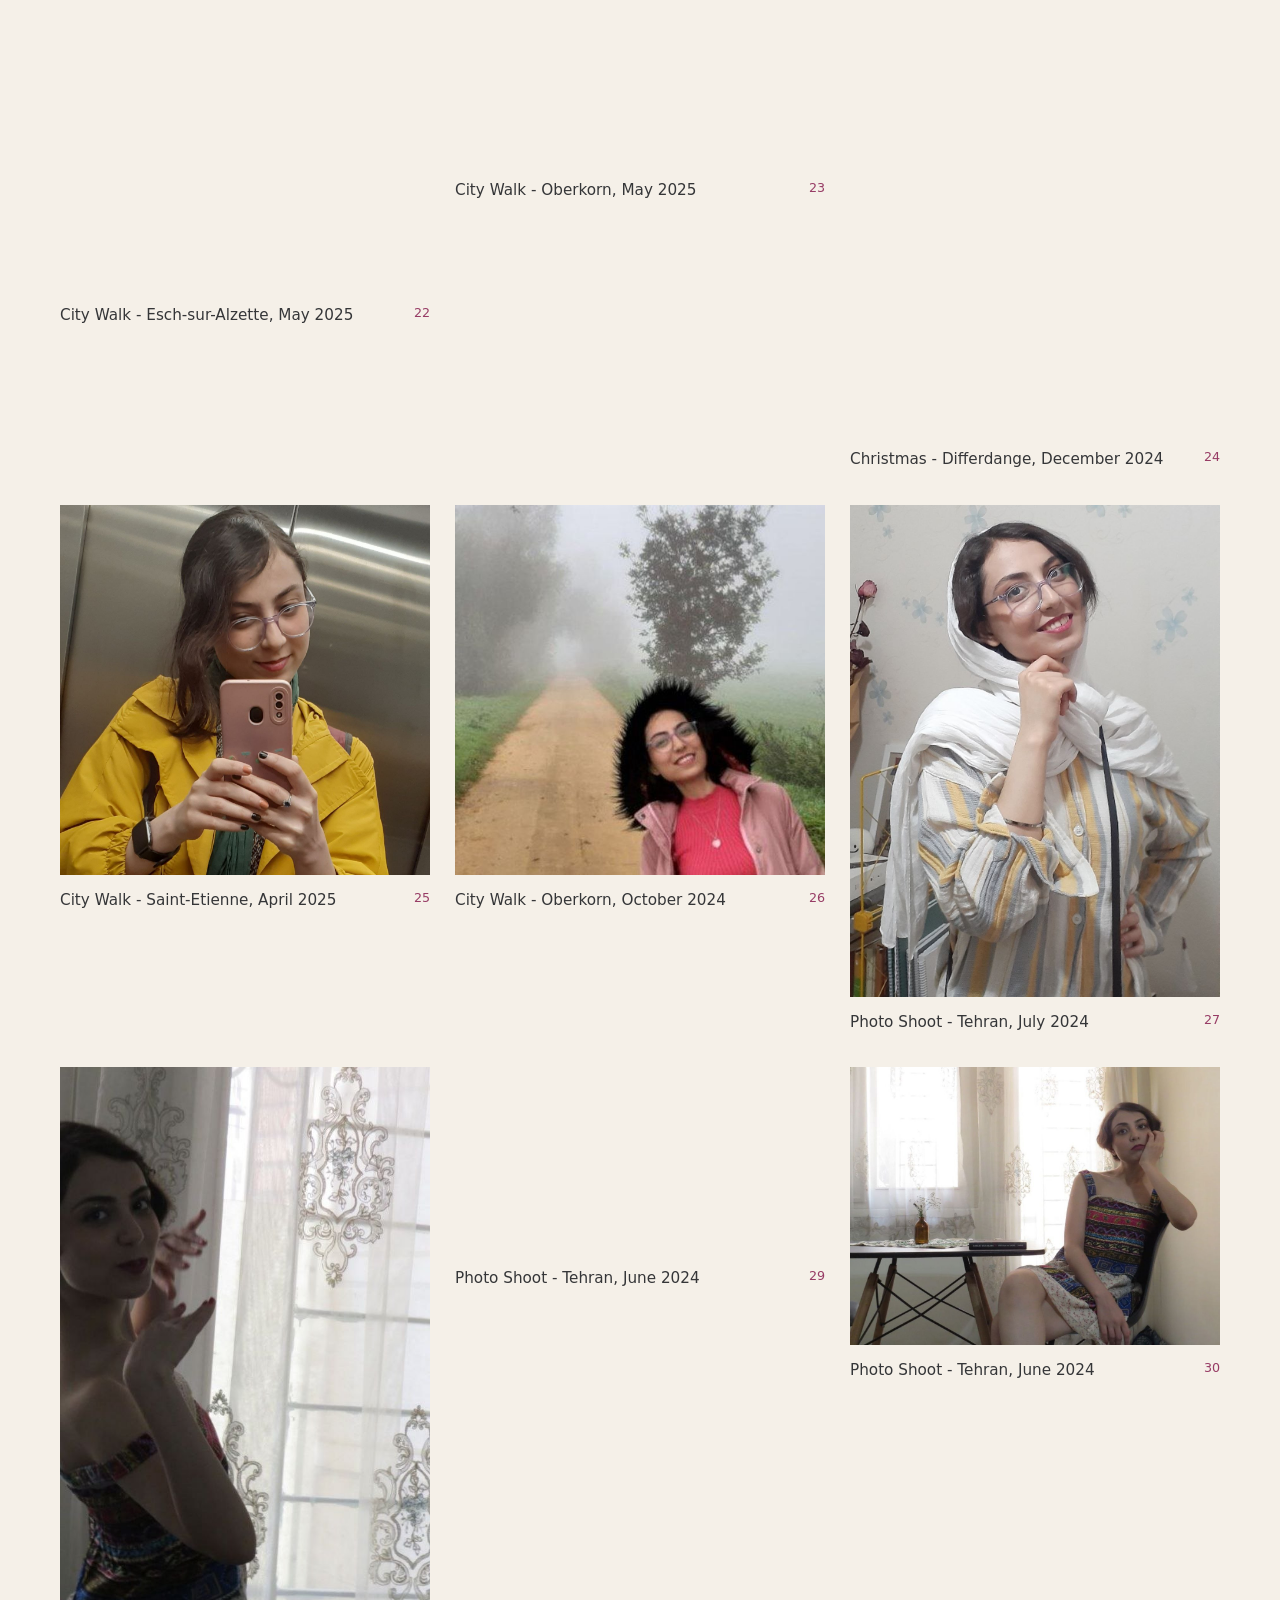
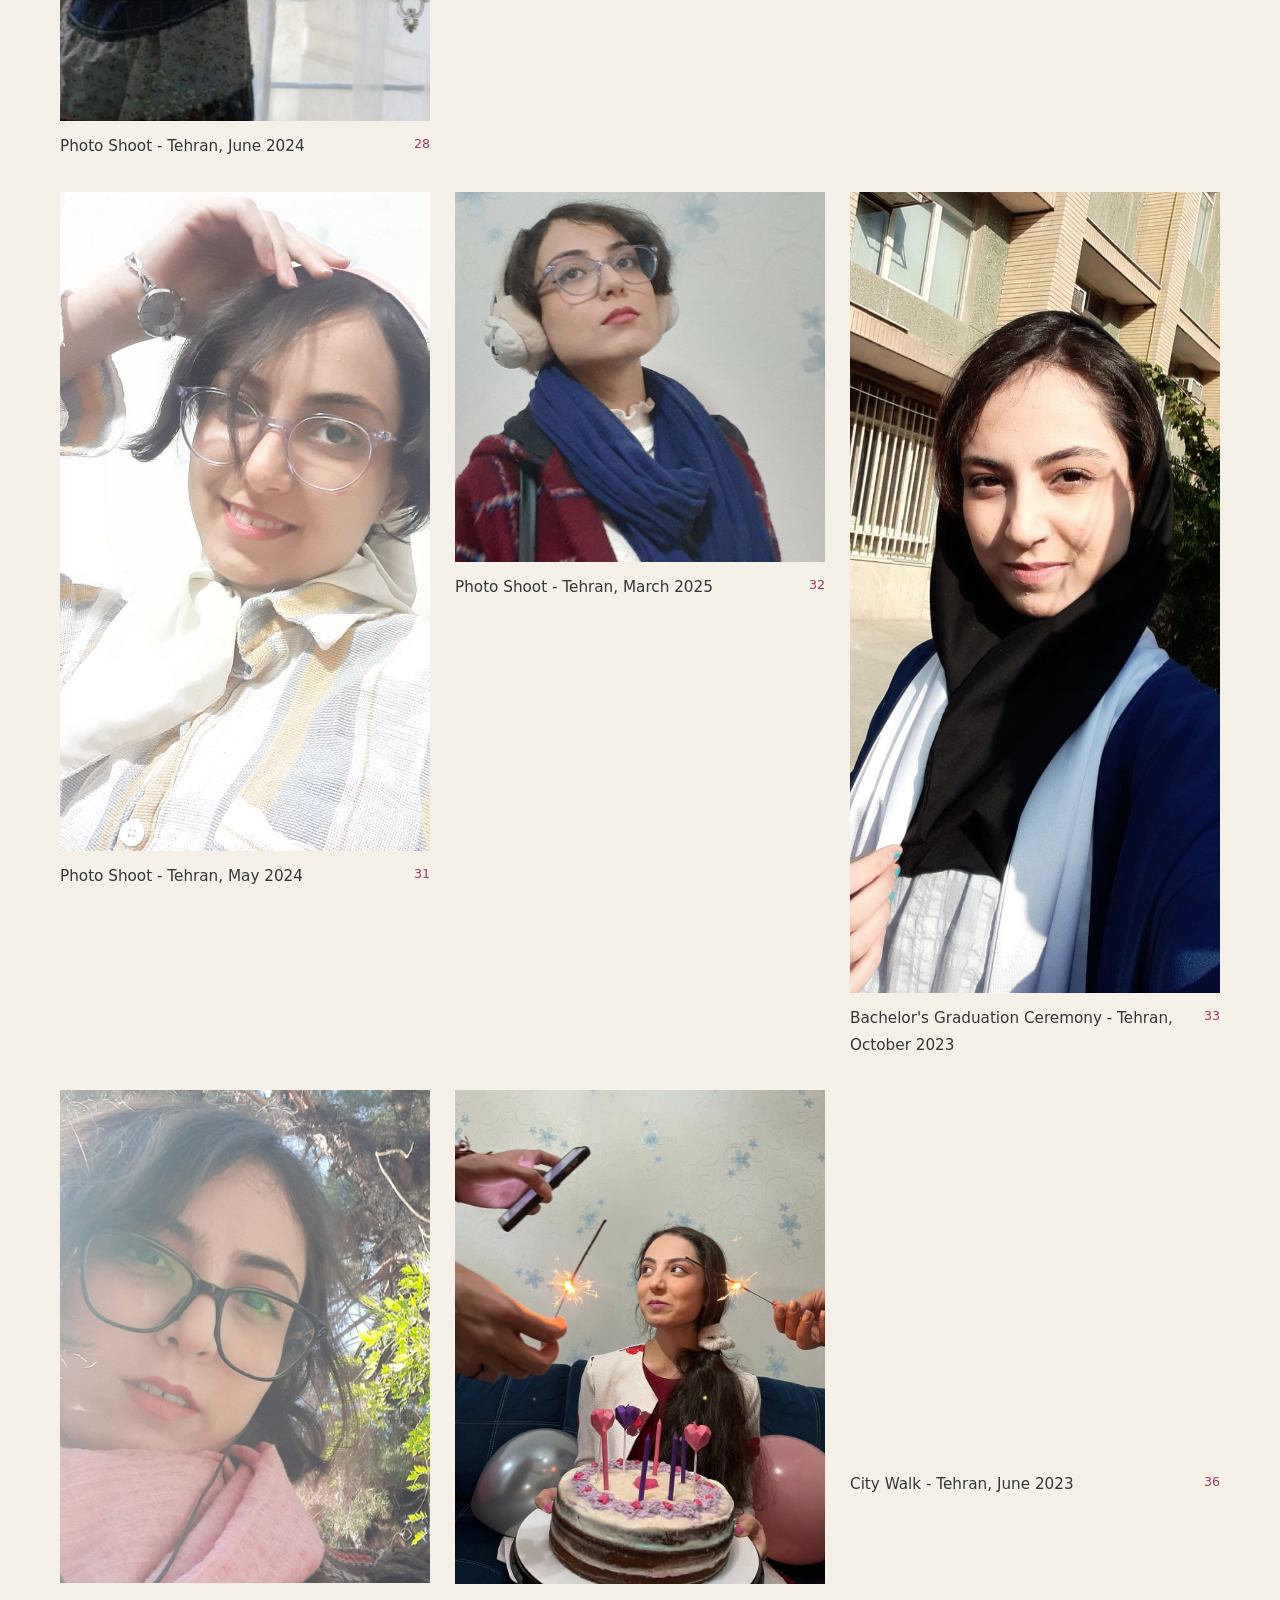
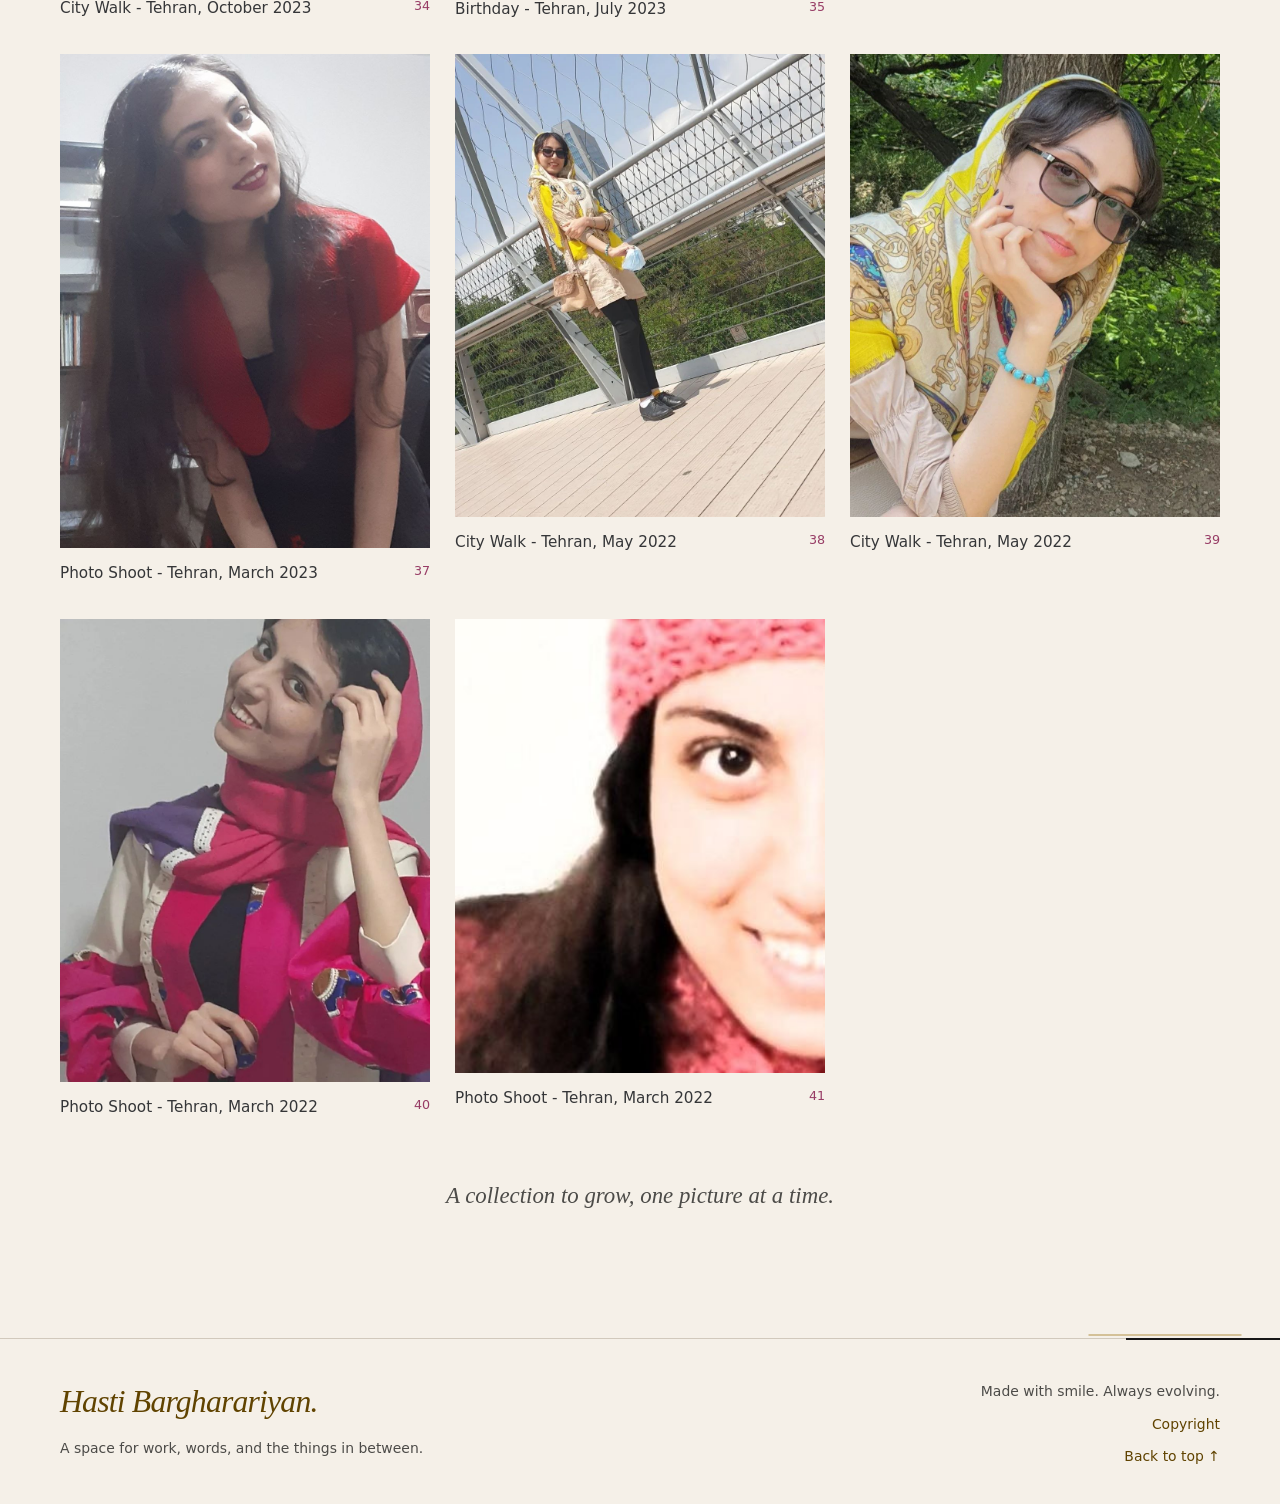
<file: pictures.html>
<!doctype html>
<html lang="en">
  <head>
    <meta charset="utf-8">
    <meta name="viewport" content="width=device-width, initial-scale=1">
    <meta name="description" content="A personal space for academic work, writing, and everyday interests. Personal content coming soon.">
    <meta name="theme-color" content="#f5f0e8">
    <title>Pictures · Hasti Bargharariyan</title>
    <link rel="icon" href="assets/images/favicon.svg" type="image/svg+xml">
    <link rel="stylesheet" href="assets/css/style.css?v=15">
    <script src="pictures/entries.js?v=1" defer></script>
    <script src="assets/js/pictures.js?v=1" defer></script>
    <script src="assets/js/main.js?v=4" defer></script>
  </head>
  <body>
    <a class="skip-link" href="#main">Skip to content</a>
    <header class="site-header">
      <div class="header-inner">
        <a class="brand" href="index.html">Hasti Bargharariyan<span class="brand-dot">.</span></a>
        <span class="menu-label">Menu</span>
        <button class="menu-toggle" aria-expanded="false" aria-controls="navigation" hidden>Menu <span aria-hidden="true">☰</span></button>
        <nav id="navigation" aria-label="Main navigation">
          <a href="index.html">Home</a>
          <a href="research.html">Research</a>
          <a href="cv.html">CV</a>
          <a href="writing.html">Writing</a>
          <a href="pictures.html" aria-current="page">Pictures</a>
          <a href="teaching.html">Teaching</a>
          <a href="media.html">Media</a>
          <a href="contact.html">Contact</a>
          <a href="copyright.html">Copyright</a>
        </nav>
      </div>
    </header>
    <main id="main">
      <section class="page-intro container">
        <p class="eyebrow">A visual notebook</p>
        <h1>Little things,<br><em>looked at closely.</em></h1>
      </section>
      <section class="container section-bottom">
        <div class="collection-toolbar">
          <div class="filters" data-filter-group="pictures" aria-label="Filter pictures" hidden><button aria-pressed="true" data-filter="all">Everything</button></div>
        </div>
        <div class="gallery-grid" data-collection="pictures"></div>
        <noscript><p class="content-note">Please enable JavaScript to view the picture collection.</p></noscript>
        <p class="quiet-note">A collection to grow, one picture at a time.</p>
      </section>
    </main>
    <footer class="site-footer">
      <div>
        <a class="brand" href="index.html">Hasti Bargharariyan<span class="brand-dot">.</span></a>
        <p>A space for work, words, and the things in between.</p>
      </div>
      <div class="footer-note">Made with smile. Always evolving.<a href="copyright.html">Copyright</a><a href="#main">Back to top ↑</a></div>
    </footer>
  </body>
</html>
</file>
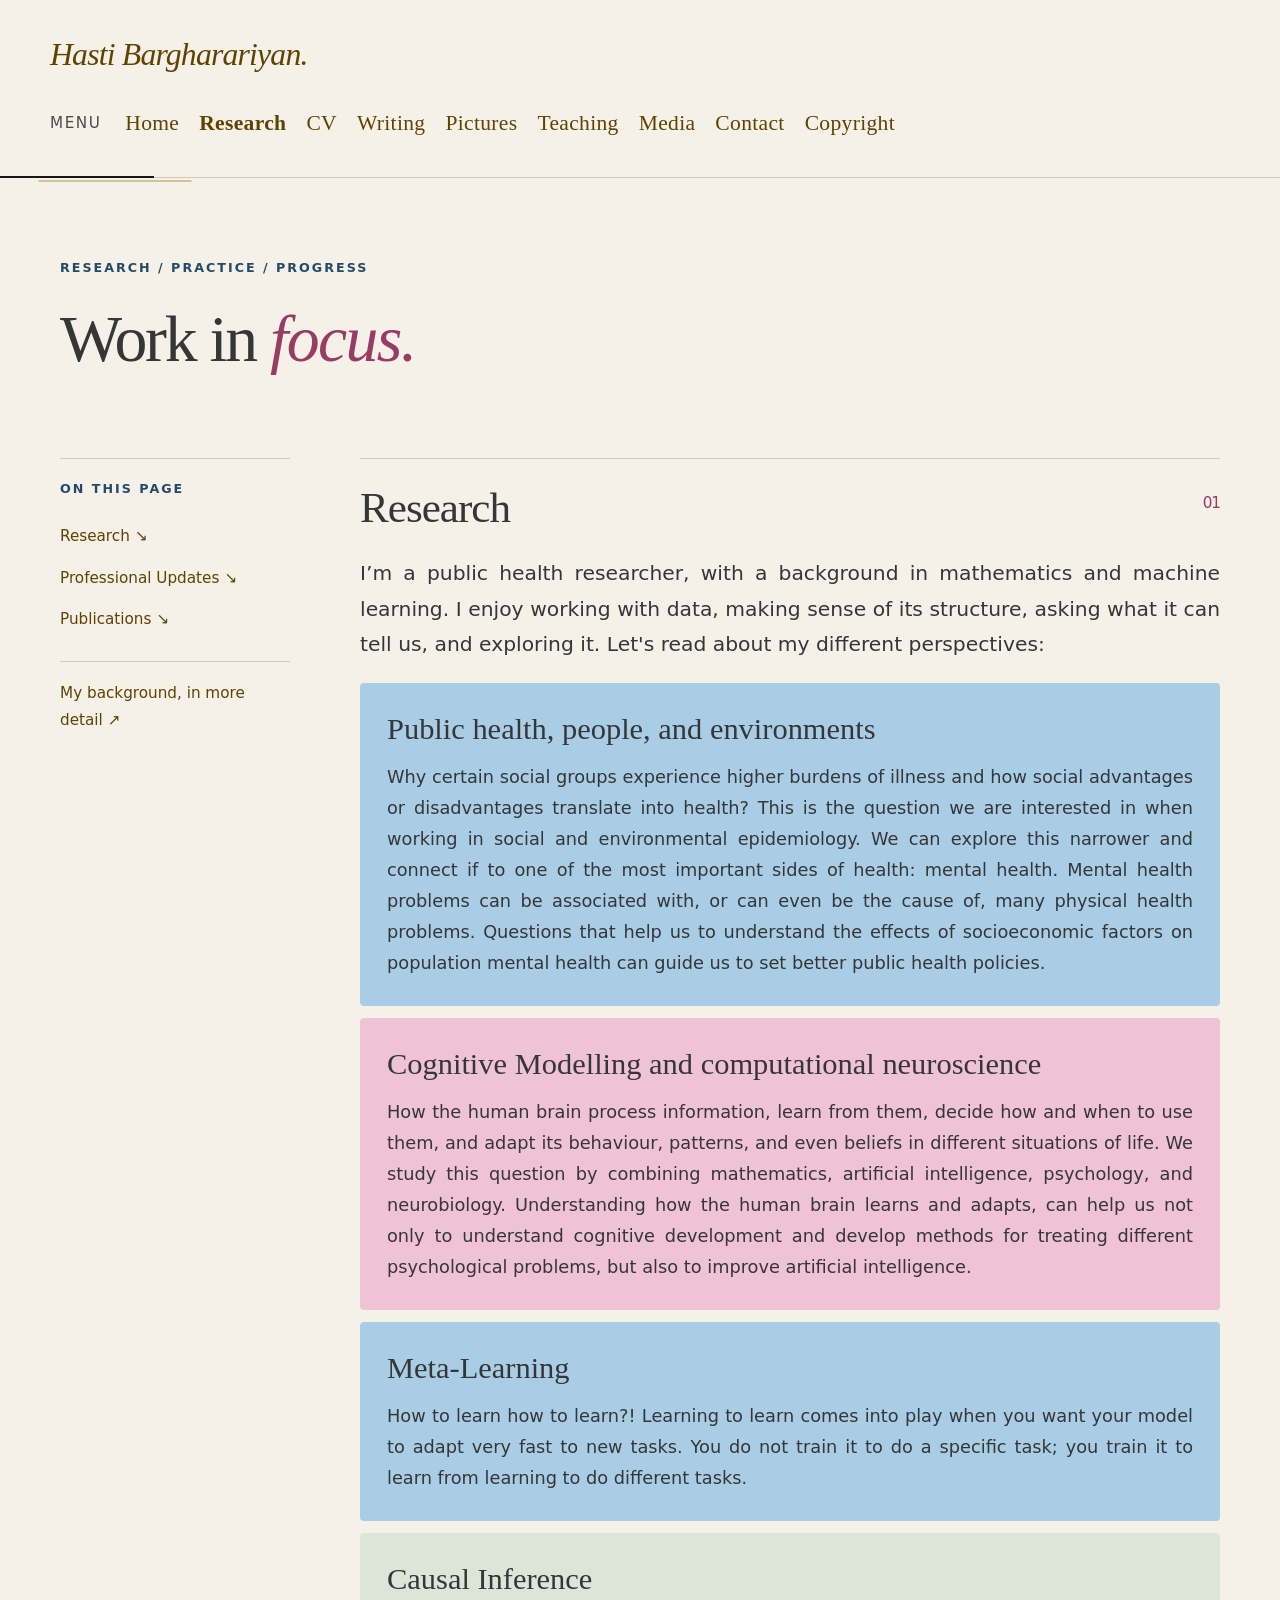
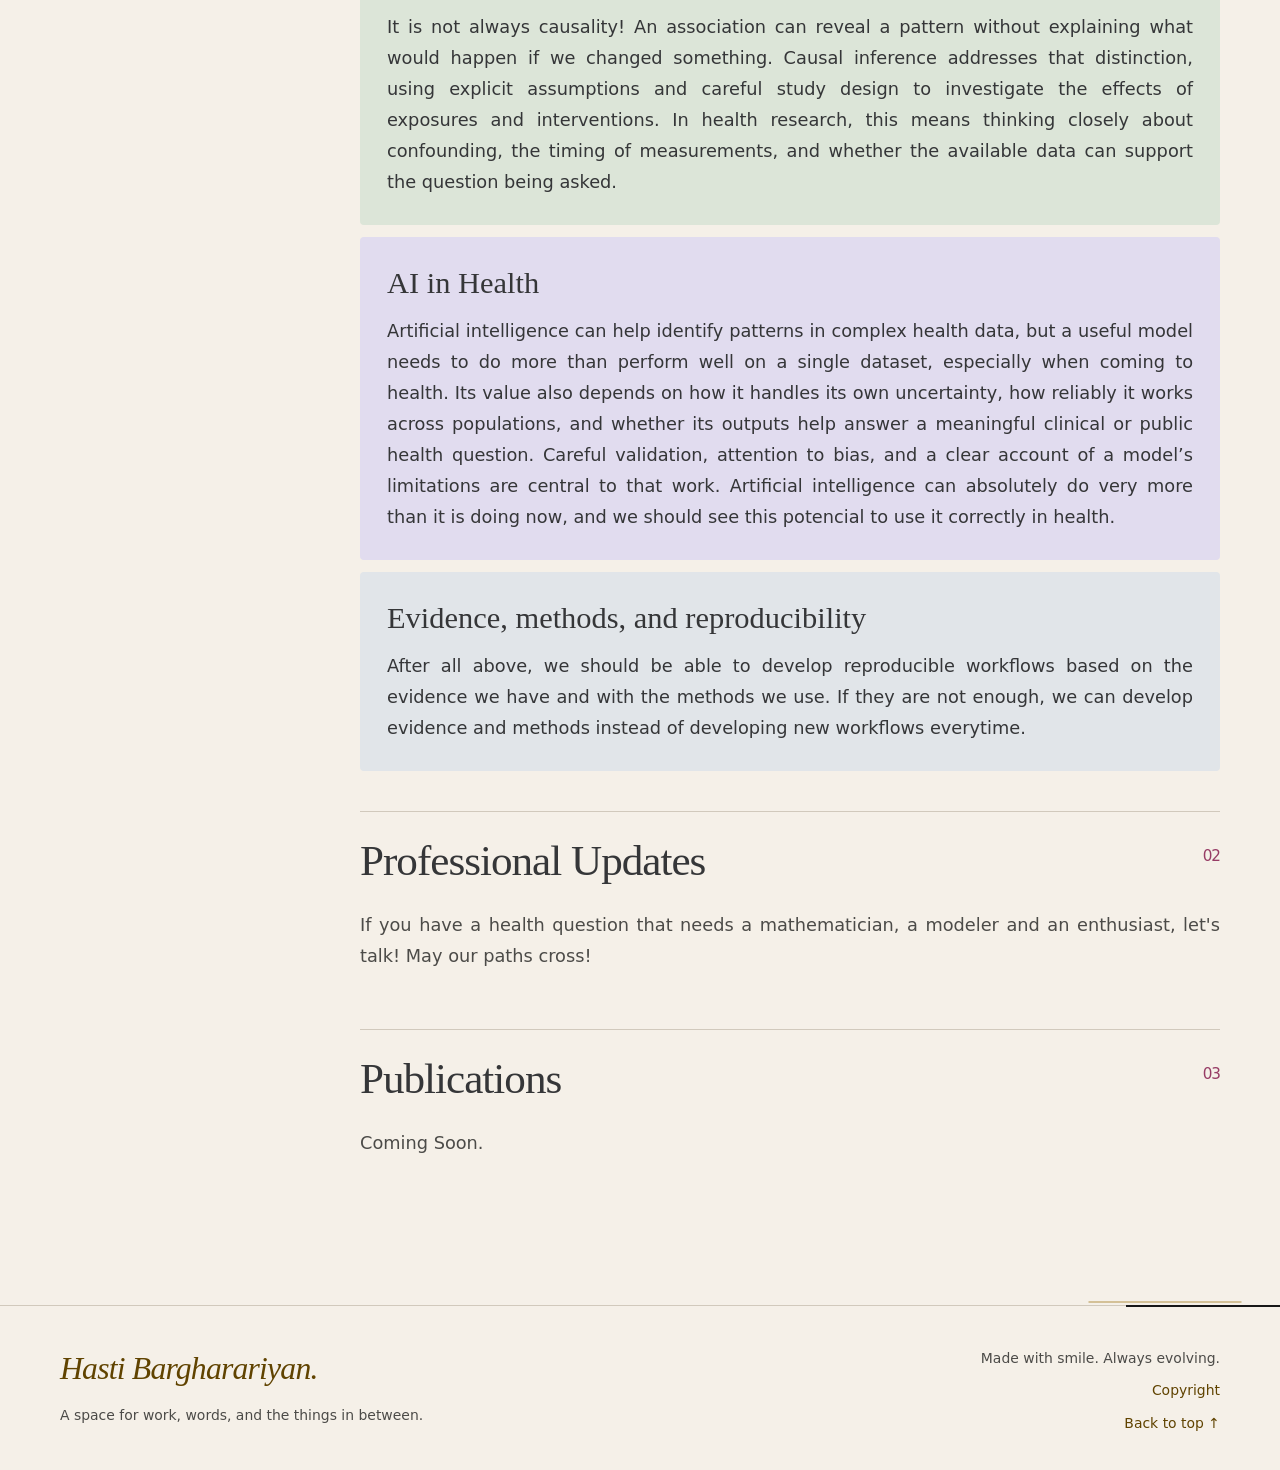
<file: research.html>
<!doctype html>
<html lang="en">
  <head>
    <meta charset="utf-8">
    <meta name="viewport" content="width=device-width, initial-scale=1">
    <meta name="description" content="A personal space for academic work, writing, and everyday interests. Personal content coming soon.">
    <meta name="theme-color" content="#f5f0e8">
    <title>Research · Hasti Bargharariyan</title>
    <link rel="icon" href="assets/images/favicon.svg" type="image/svg+xml">
    <link rel="stylesheet" href="assets/css/style.css?v=14">
    <script src="assets/js/main.js?v=4" defer></script>
  </head>
  <body>
    <a class="skip-link" href="#main">Skip to content</a>
    <header class="site-header">
      <div class="header-inner">
        <a class="brand" href="index.html">Hasti Bargharariyan<span class="brand-dot">.</span></a>
        <span class="menu-label">Menu</span>
        <button class="menu-toggle" aria-expanded="false" aria-controls="navigation" hidden>Menu <span aria-hidden="true">☰</span></button>
        <nav id="navigation" aria-label="Main navigation">
          <a href="index.html">Home</a>
          <a href="research.html" aria-current="page">Research</a>
          <a href="cv.html">CV</a>
          <a href="writing.html">Writing</a>
          <a href="pictures.html">Pictures</a>
          <a href="teaching.html">Teaching</a>
          <a href="media.html">Media</a>
          <a href="contact.html">Contact</a>
          <a href="copyright.html">Copyright</a>
        </nav>
      </div>
    </header>
    <main id="main">
      <section class="page-intro container">
        <p class="eyebrow">Research / Practice / Progress</p>
        <h1>Work in <em>focus.</em></h1>
      </section>
      <section class="container section-bottom publication-layout">
        <aside>
          <p class="eyebrow">On this page</p>
          <a href="#research">Research ↘</a><a href="#updates">Professional Updates ↘</a><a href="#publications">Publications ↘</a><a class="text-link background-link" href="cv.html">My background, in more detail ↗</a>
        </aside>
        <div>
          <section id="research" class="publication-section">
            <h2>Research <span class="small-index">01</span></h2>
            <p>I’m a public health researcher, with a background in mathematics and machine learning. I enjoy working with data, making sense of its structure, asking what it can tell us, and exploring it. Let's read about my different perspectives:</p>
            <div class="empty-panel research-topic research-topic--public-health">
              <h3>Public health, people, and environments</h3>
              <p>Why certain social groups experience higher burdens of illness and how social advantages or disadvantages translate into health? This is the question we are interested in when working in social and environmental epidemiology. We can explore this narrower and connect if to one of the most important sides of health: mental health. Mental health problems can be associated with, or can even be the cause of, many physical health problems. Questions that help us to understand the effects of socioeconomic factors on population mental health can guide us to set better public health policies.</p>
            </div>
            <div class="empty-panel research-topic research-topic--cognition">
              <h3>Cognitive Modelling and computational neuroscience</h3>
              <p>How the human brain process information, learn from them, decide how and when to use them, and adapt its behaviour, patterns, and even beliefs in different situations of life. We study this question by combining mathematics, artificial intelligence, psychology, and neurobiology. Understanding how the human brain learns and adapts, can help us not only to understand cognitive development and develop methods for treating different psychological problems, but also to improve artificial intelligence.</p>
            </div>
            <div class="empty-panel research-topic research-topic--meta-learning">
              <h3>Meta-Learning</h3>
              <p>How to learn how to learn?! Learning to learn comes into play when you want your model to adapt very fast to new tasks. You do not train it to do a specific task; you train it to learn from learning to do different tasks.</p>
            </div>
            <div class="empty-panel research-topic research-topic--causal">
              <h3>Causal Inference</h3>
              <p>It is not always causality! An association can reveal a pattern without explaining what would happen if we changed something. Causal inference addresses that distinction, using explicit assumptions and careful study design to investigate the effects of exposures and interventions. In health research, this means thinking closely about confounding, the timing of measurements, and whether the available data can support the question being asked.</p>
            </div>
            <div class="empty-panel research-topic research-topic--ai">
              <h3>AI in Health</h3>
              <p>Artificial intelligence can help identify patterns in complex health data, but a useful model needs to do more than perform well on a single dataset, especially when coming to health. Its value also depends on how it handles its own uncertainty, how reliably it works across populations, and whether its outputs help answer a meaningful clinical or public health question. Careful validation, attention to bias, and a clear account of a model’s limitations are central to that work. Artificial intelligence can absolutely do very more than it is doing now, and we should see this potencial to use it correctly in health.</p>
            </div>
            <div class="empty-panel research-topic research-topic--methods">
              <h3>Evidence, methods, and reproducibility</h3>
              <p>After all above, we should be able to develop reproducible workflows based on the evidence we have and with the methods we use. If they are not enough, we can develop evidence and methods instead of developing new workflows everytime.</p>
            </div>
          </section>
          <section id="updates" class="publication-section">
            <h2>Professional Updates <span class="small-index">02</span></h2>
            <p class="content-note">If you have a health question that needs a mathematician, a modeler and an enthusiast, let's talk! May our paths cross!</p>
          </section>
          <section id="publications" class="publication-section">
            <h2>Publications <span class="small-index">03</span></h2>
            <article class="publication-entry">
              <p>Coming Soon.</p>
              <!-- <span class="pill">Publication placeholder</span> -->
              <!-- <h3>[Publication title]</h3> -->
              <!-- <p>[Author names] · [Year]</p> -->
              <!-- <p><em>[Journal, conference, or publisher]</em></p> -->
              <!-- <p>[Add a short summary of the work and its contribution.]</p> -->
              <!-- <span class="disabled-link">DOI / publication link to be added ↗</span> -->
            </article>
          </section>
        </div>
      </section>
    </main>
    <footer class="site-footer">
      <div>
        <a class="brand" href="index.html">Hasti Bargharariyan<span class="brand-dot">.</span></a>
        <p>A space for work, words, and the things in between.</p>
      </div>
      <div class="footer-note">Made with smile. Always evolving.<a href="copyright.html">Copyright</a><a href="#main">Back to top ↑</a></div>
    </footer>
  </body>
</html>
</file>
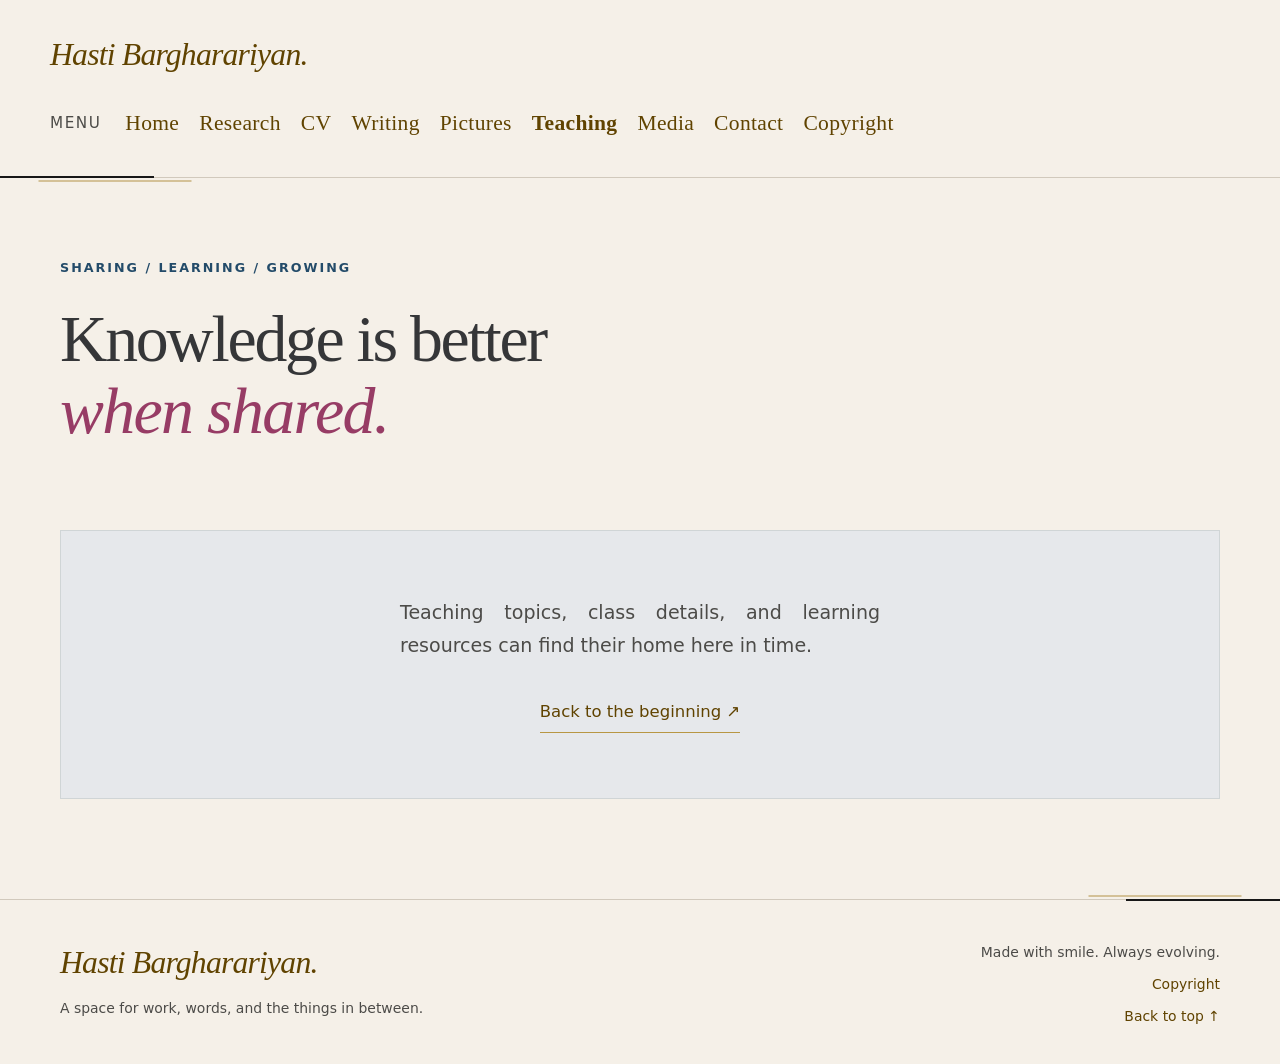
<file: teaching.html>
<!doctype html>
<html lang="en">
  <head>
    <meta charset="utf-8">
    <meta name="viewport" content="width=device-width, initial-scale=1">
    <meta name="description" content="A personal space for academic work, writing, and everyday interests. Personal content coming soon.">
    <meta name="theme-color" content="#f5f0e8">
    <title>Teaching · Hasti Bargharariyan</title>
    <link rel="icon" href="assets/images/favicon.svg" type="image/svg+xml">
    <link rel="stylesheet" href="assets/css/style.css?v=13">
    <script src="assets/js/main.js?v=4" defer></script>
  </head>
  <body>
    <a class="skip-link" href="#main">Skip to content</a>
    <header class="site-header">
      <div class="header-inner">
        <a class="brand" href="index.html">Hasti Bargharariyan<span class="brand-dot">.</span></a>
        <span class="menu-label">Menu</span>
        <button class="menu-toggle" aria-expanded="false" aria-controls="navigation" hidden>Menu <span aria-hidden="true">☰</span></button>
        <nav id="navigation" aria-label="Main navigation">
          <a href="index.html">Home</a>
          <a href="research.html">Research</a>
          <a href="cv.html">CV</a>
          <a href="writing.html">Writing</a>
          <a href="pictures.html">Pictures</a>
          <a href="teaching.html" aria-current="page">Teaching</a>
          <a href="media.html">Media</a>
          <a href="contact.html">Contact</a>
          <a href="copyright.html">Copyright</a>
        </nav>
      </div>
    </header>
    <main id="main">
      <section class="page-intro container">
        <p class="eyebrow">Sharing / Learning / Growing</p>
        <h1>Knowledge is better<br><em>when shared.</em></h1>
      </section>
      <section class="container section-bottom">
        <div class="coming-soon">
          <p>Teaching topics, class details, and learning resources can find their home here in time.</p>
          <a class="text-link" href="index.html">Back to the beginning ↗</a>
        </div>
      </section>
    </main>
    <footer class="site-footer">
      <div>
        <a class="brand" href="index.html">Hasti Bargharariyan<span class="brand-dot">.</span></a>
        <p>A space for work, words, and the things in between.</p>
      </div>
      <div class="footer-note">Made with smile. Always evolving.<a href="copyright.html">Copyright</a><a href="#main">Back to top ↑</a></div>
    </footer>
  </body>
</html>
</file>
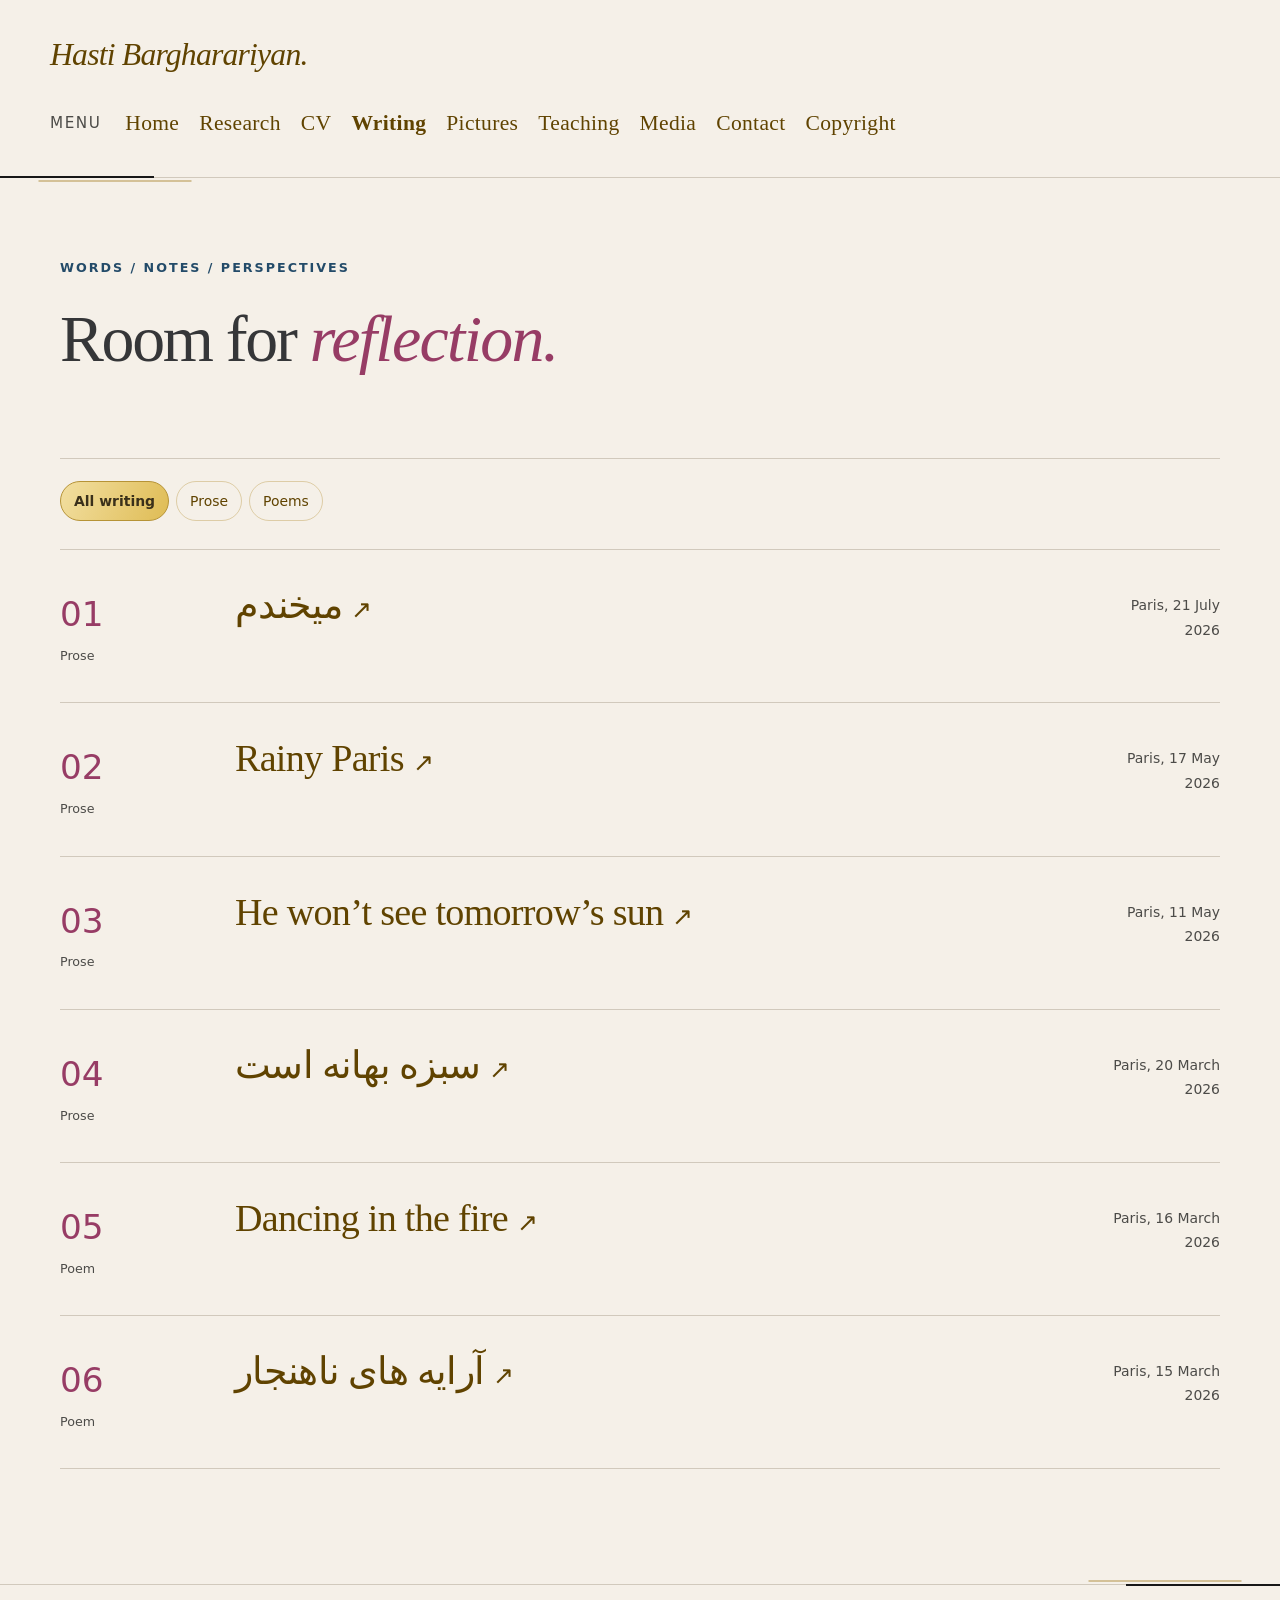
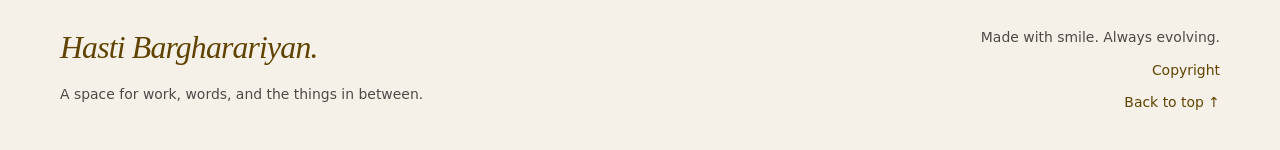
<file: writing.html>
<!doctype html>
<html lang="en">
  <head>
    <meta charset="utf-8">
    <meta name="viewport" content="width=device-width, initial-scale=1">
    <meta name="description" content="A personal space for academic work, writing, and everyday interests. Personal content coming soon.">
    <meta name="theme-color" content="#f5f0e8">
    <title>Writing · Hasti Bargharariyan</title>
    <link rel="icon" href="assets/images/favicon.svg" type="image/svg+xml">
    <link rel="stylesheet" href="assets/css/style.css?v=13">
    <script src="writing/entries.js?v=1" defer></script>
    <script src="assets/js/writing.js?v=1" defer></script>
    <script src="assets/js/main.js?v=4" defer></script>
  </head>
  <body>
    <a class="skip-link" href="#main">Skip to content</a>
    <header class="site-header">
      <div class="header-inner">
        <a class="brand" href="index.html">Hasti Bargharariyan<span class="brand-dot">.</span></a>
        <span class="menu-label">Menu</span>
        <button class="menu-toggle" aria-expanded="false" aria-controls="navigation" hidden>Menu <span aria-hidden="true">☰</span></button>
        <nav id="navigation" aria-label="Main navigation">
          <a href="index.html">Home</a>
          <a href="research.html">Research</a>
          <a href="cv.html">CV</a>
          <a href="writing.html" aria-current="page">Writing</a>
          <a href="pictures.html">Pictures</a>
          <a href="teaching.html">Teaching</a>
          <a href="media.html">Media</a>
          <a href="contact.html">Contact</a>
          <a href="copyright.html">Copyright</a>
        </nav>
      </div>
    </header>
    <main id="main">
      <section class="page-intro container">
        <p class="eyebrow">Words / Notes / Perspectives</p>
        <h1>Room for <em>reflection.</em></h1>
      </section>
      <section class="container collection section-bottom">
        <div class="collection-toolbar">
          <div class="filters" data-filter-group="writing" aria-label="Filter writing" hidden><button aria-pressed="true" data-filter="all">All writing</button></div>
        </div>
        <div data-collection="writing"></div>
        <p class="quiet-note" data-writing-empty>Every piece begins with a thought. More to come.</p>
        <noscript><p class="content-note">Please enable JavaScript to read the writing collection.</p></noscript>
      </section>
    </main>
    <footer class="site-footer">
      <div>
        <a class="brand" href="index.html">Hasti Bargharariyan<span class="brand-dot">.</span></a>
        <p>A space for work, words, and the things in between.</p>
      </div>
      <div class="footer-note">Made with smile. Always evolving.<a href="copyright.html">Copyright</a><a href="#main">Back to top ↑</a></div>
    </footer>
  </body>
</html>
</file>
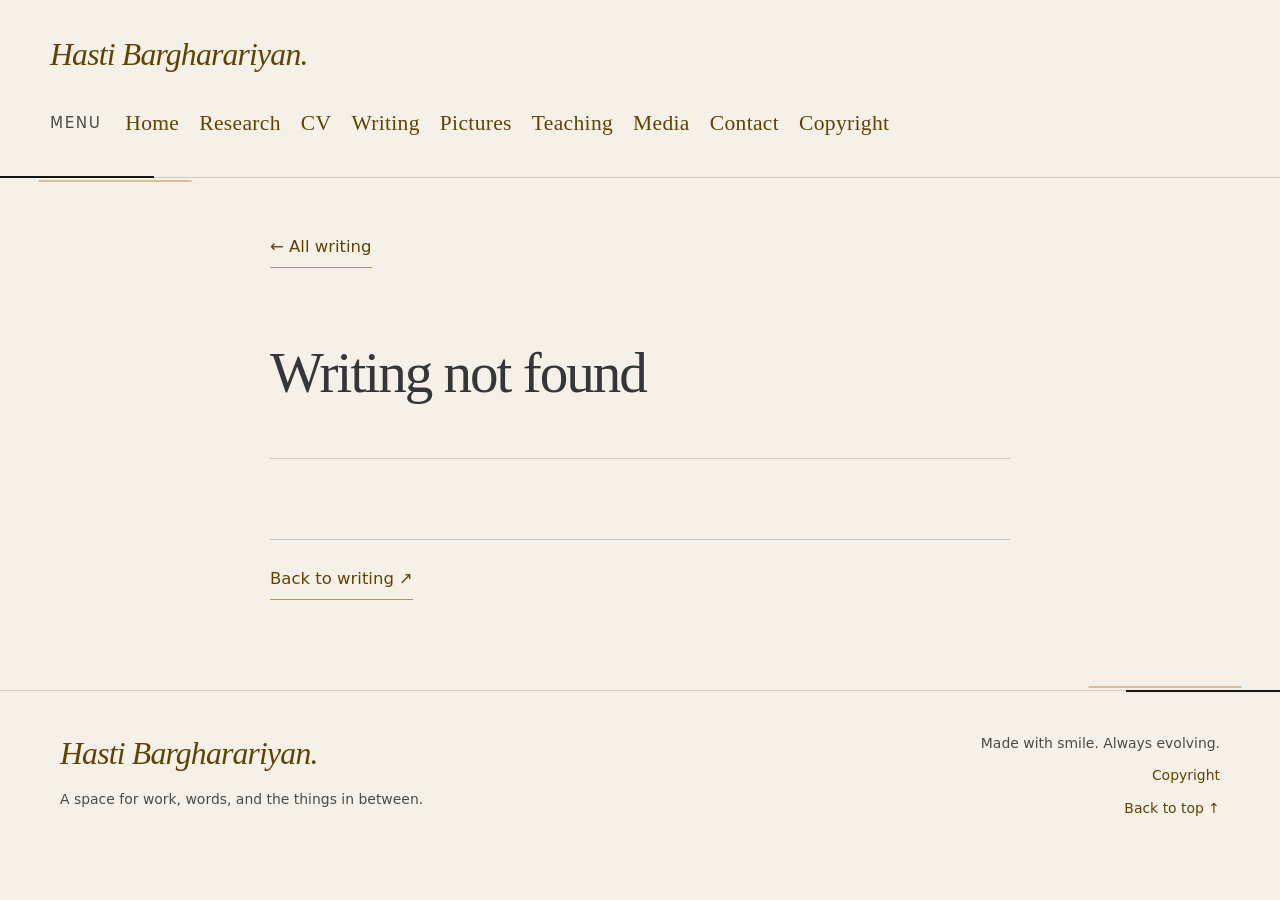
<file: writing/entry.html>
<!doctype html>
<html lang="en">
  <head>
    <meta charset="utf-8">
    <meta name="viewport" content="width=device-width, initial-scale=1">
    <meta name="description" content="A personal space for academic work, writing, and everyday interests. Personal content coming soon.">
    <meta name="theme-color" content="#f5f0e8">
    <title>Writing · Hasti Bargharariyan</title>
    <link rel="icon" href="../assets/images/favicon.svg" type="image/svg+xml">
    <link rel="stylesheet" href="../assets/css/style.css?v=13">
    <script src="entries.js?v=1" defer></script>
    <script src="../assets/js/writing.js?v=1" defer></script>
    <script src="../assets/js/main.js?v=4" defer></script>
  </head>
  <body>
    <a class="skip-link" href="#main">Skip to content</a>
    <header class="site-header">
      <div class="header-inner">
        <a class="brand" href="../index.html">Hasti Bargharariyan<span class="brand-dot">.</span></a>
        <span class="menu-label">Menu</span>
        <button class="menu-toggle" aria-expanded="false" aria-controls="navigation" hidden>Menu <span aria-hidden="true">☰</span></button>
        <nav id="navigation" aria-label="Main navigation">
          <a href="../index.html">Home</a>
          <a href="../research.html">Research</a>
          <a href="../cv.html">CV</a>
          <a href="../writing.html">Writing</a>
          <a href="../pictures.html">Pictures</a>
          <a href="../teaching.html">Teaching</a>
          <a href="../media.html">Media</a>
          <a href="../contact.html">Contact</a>
          <a href="../copyright.html">Copyright</a>
        </nav>
      </div>
    </header>
    <main id="main">
      <article class="container reading-page" data-writing-reader>
        <a class="text-link" href="../writing.html">← All writing</a>
        <header>
          <p class="eyebrow"></p>
          <h1>Writing</h1>
          <p class="article-meta"></p>
          <p class="lede"></p>
        </header>
        <div class="article-body"></div>
        <noscript><p class="content-note">Please enable JavaScript to read this piece.</p></noscript>
        <footer class="article-end"><a class="text-link" href="../writing.html">Back to writing ↗</a></footer>
      </article>
    </main>
    <footer class="site-footer">
      <div>
        <a class="brand" href="../index.html">Hasti Bargharariyan<span class="brand-dot">.</span></a>
        <p>A space for work, words, and the things in between.</p>
      </div>
      <div class="footer-note">Made with smile. Always evolving.<a href="../copyright.html">Copyright</a><a href="#main">Back to top ↑</a></div>
    </footer>
  </body>
</html>
</file>
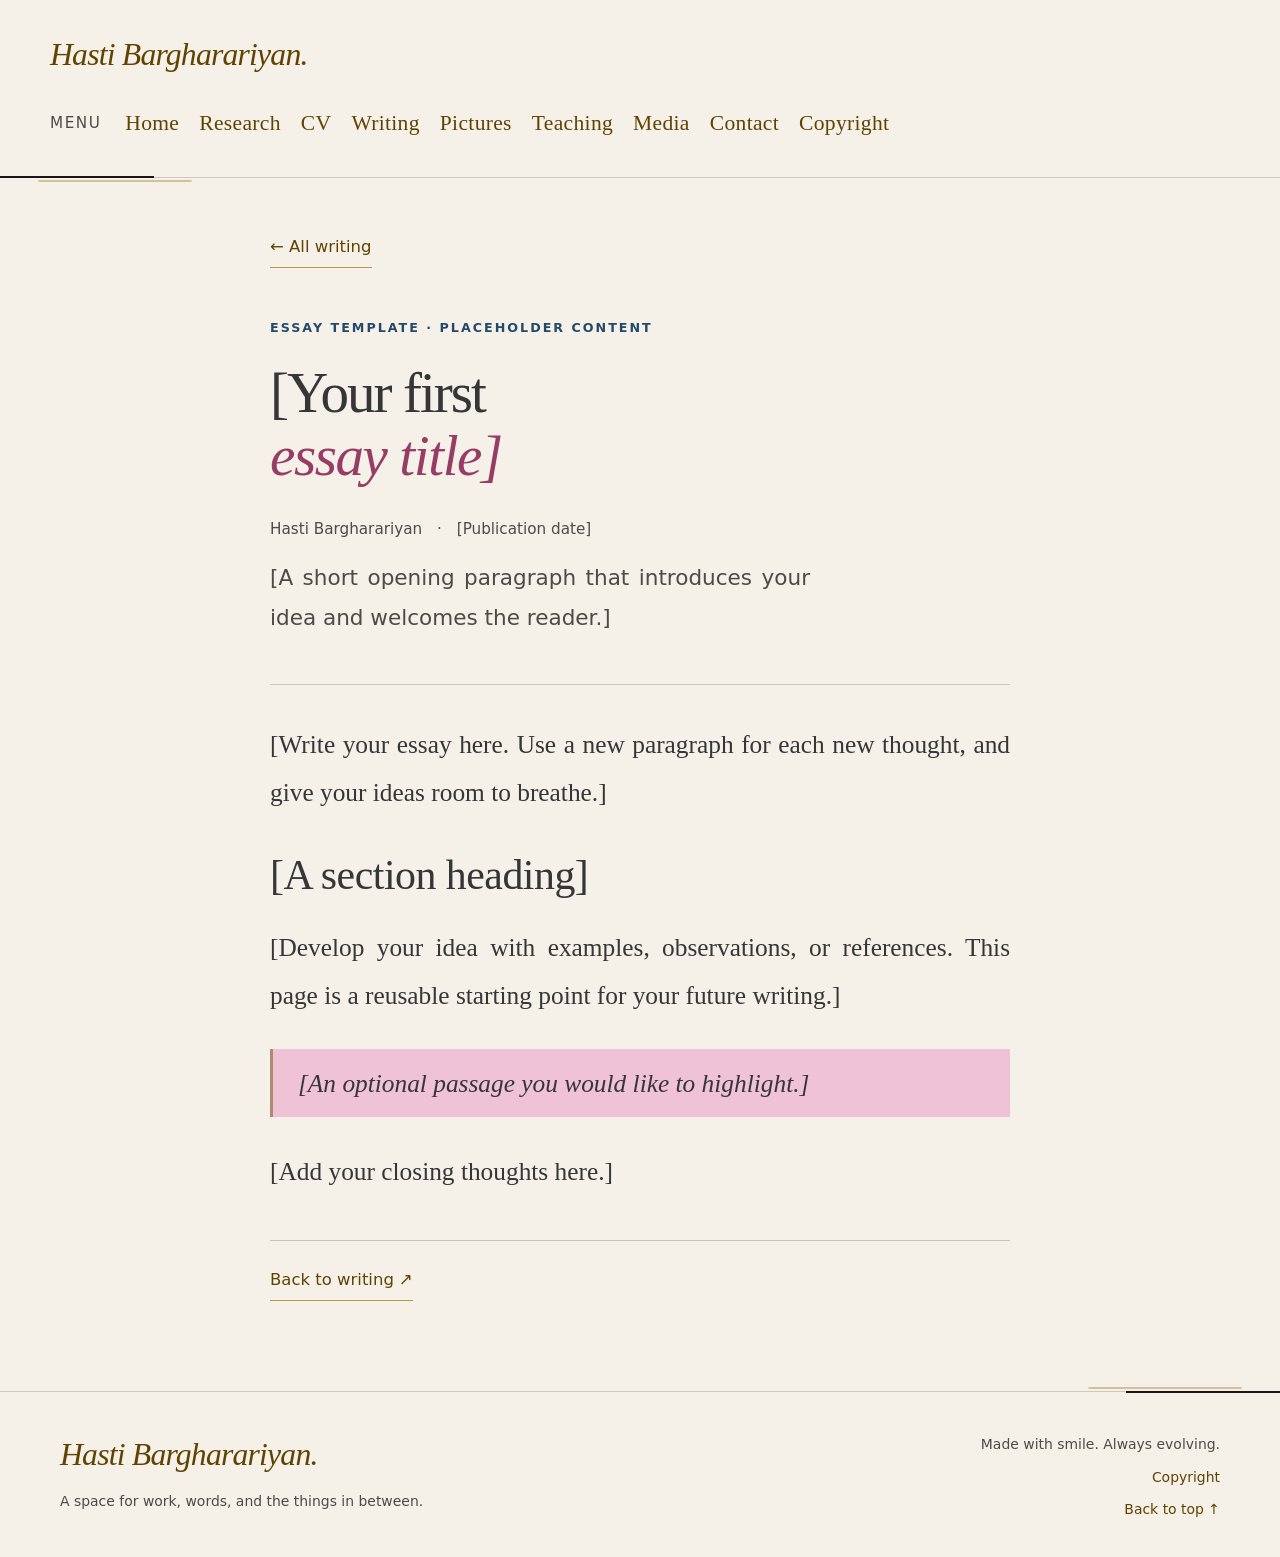
<file: writing/first-entry.html>
<!doctype html>
<html lang="en">
  <head>
    <meta charset="utf-8">
    <meta name="viewport" content="width=device-width, initial-scale=1">
    <meta name="description" content="A personal space for academic work, writing, and everyday interests. Personal content coming soon.">
    <meta name="theme-color" content="#f5f0e8">
    <title>Essay template · Hasti Bargharariyan</title>
    <link rel="icon" href="../assets/images/favicon.svg" type="image/svg+xml">
    <link rel="stylesheet" href="../assets/css/style.css?v=13">
    <script src="../assets/js/main.js?v=4" defer></script>
  </head>
  <body>
    <a class="skip-link" href="#main">Skip to content</a>
    <header class="site-header">
      <div class="header-inner">
        <a class="brand" href="../index.html">Hasti Bargharariyan<span class="brand-dot">.</span></a>
        <span class="menu-label">Menu</span>
        <button class="menu-toggle" aria-expanded="false" aria-controls="navigation" hidden>Menu <span aria-hidden="true">☰</span></button>
        <nav id="navigation" aria-label="Main navigation">
          <a href="../index.html">Home</a>
          <a href="../research.html">Research</a>
          <a href="../cv.html">CV</a>
          <a href="../writing.html">Writing</a>
          <a href="../pictures.html">Pictures</a>
          <a href="../teaching.html">Teaching</a>
          <a href="../media.html">Media</a>
          <a href="../contact.html">Contact</a>
          <a href="../copyright.html">Copyright</a>
        </nav>
      </div>
    </header>
    <main id="main">
      <article class="container reading-page">
        <a class="text-link" href="../writing.html">← All writing</a>
        <header>
          <p class="eyebrow">Essay template · placeholder content</p>
          <h1>[Your first<br><em>essay title]</em></h1>
          <p class="article-meta">Hasti Bargharariyan <span>·</span> [Publication date]</p>
          <p class="lede">[A short opening paragraph that introduces your idea and welcomes the reader.]</p>
        </header>
        <div class="article-body">
          <p>[Write your essay here. Use a new paragraph for each new thought, and give your ideas room to breathe.]</p>
          <h2>[A section heading]</h2>
          <p>[Develop your idea with examples, observations, or references. This page is a reusable starting point for your future writing.]</p>
          <blockquote>[An optional passage you would like to highlight.]</blockquote>
          <p>[Add your closing thoughts here.]</p>
        </div>
        <footer class="article-end"><a class="text-link" href="../writing.html">Back to writing ↗</a></footer>
      </article>
    </main>
    <footer class="site-footer">
      <div>
        <a class="brand" href="../index.html">Hasti Bargharariyan<span class="brand-dot">.</span></a>
        <p>A space for work, words, and the things in between.</p>
      </div>
      <div class="footer-note">Made with smile. Always evolving.<a href="../copyright.html">Copyright</a><a href="#main">Back to top ↑</a></div>
    </footer>
  </body>
</html>
</file>
<file: assets/css/style.css>
/* Shared palette and spacing: edit these variables to personalize the whole site. */
:root {
  --paper: #f5f0e8;
  --ink: #353638;
  --muted: #4c4b48;
  --pink: #edb9ce;
  --blue: #a9cde5;
  --accent-blue: #527b97;
  --blue-text: #234b69;
  --line: #d1c9bc;
  --rose: #973c65;
  --serif: 'Baskerville','Baskerville Old Face','Iowan Old Style','Palatino Linotype',Palatino,Georgia,serif;
  --sans: system-ui,-apple-system,BlinkMacSystemFont,'Segoe UI',sans-serif;
  --width: 1160px;
}

* {
  box-sizing: border-box;
}

html {
  scroll-behavior: smooth;
  scroll-padding-top: 30px;
}

body {
  margin: 0;
  background: var(--paper);
  color: var(--ink);
  font-family: var(--sans);
  font-size: 20.3px;
  line-height: 1.75;
}

a {
  color: inherit;
  text-decoration: none;
}

button {
  font: inherit;
}

a,button {
  -webkit-tap-highlight-color: transparent;
}

a:focus-visible,button:focus-visible {
  outline: 3px solid var(--rose);
  outline-offset: 6px;
}

button {
  cursor: pointer;
}

::selection {
  background: var(--pink);
}

[hidden] {
  display: none!important;
}

.container {
  width: min(var(--width),calc(100% - 100px));
  margin-inline: auto;
}

.site-header {
  border-bottom: 1px solid var(--line);
}

.header-inner {
  max-width: 1360px;
  margin: auto;
  padding: 27px 50px;
  display: flex;
  align-items: center;
  justify-content: space-between;
  gap: 35px;
}

.brand {
  font-family: var(--serif);
  font-size: 31.7188px;
  white-space: nowrap;
  letter-spacing: -.8px;
}

.brand-dot {
  color: var(--rose);
}

nav {
  display: flex;
  gap: 25px;
  align-items: center;
}

nav a {
  font-size: 16.4938px;
  position: relative;
  padding: 8px 0;
}

nav a:after {
  content: '';
  position: absolute;
  bottom: 1px;
  left: 0;
  height: 2px;
  background: var(--rose);
  width: 0;
  transition: width .2s;
}

nav a:hover:after,nav a[aria-current]:after {
  width: 100%;
}

nav a[aria-current] {
  color: var(--rose);
}

.menu-toggle {
  display: inline-flex;
  align-items: center;
  gap: 10px;
  background: none;
  border: 1px solid var(--line);
  padding: 5px 12px;
  border-radius: 6px;
}

.skip-link {
  position: absolute;
  left: 15px;
  top: -80px;
  background: var(--ink);
  color: white;
  padding: 10px 20px;
  z-index: 10;
}

.skip-link:focus {
  top: 10px;
}

h1,h2,h3,p {
  margin-top: 0;
}

h1,h2,h3 {
  font-weight: 400;
}

h1,h2 {
  font-family: var(--serif);
  line-height: 1.1;
  letter-spacing: -2px;
}

h1 {
  letter-spacing: -1.2px;
  font-size: clamp(45.675px,5.1385vw,72.3188px);
  margin-bottom: 28px;
}

h2 {
  font-size: clamp(45.675px,5.075vw,62.1688px);
  margin-bottom: 25px;
}

h3 {
  font-family: var(--serif);
  font-size: 35.525px;
  line-height: 1.3;
}

em {
  color: var(--rose);
  font-weight: 400;
}

.eyebrow {
  text-transform: uppercase;
  letter-spacing: 2px;
  font-size: 12.6875px;
  font-weight: 650;
  margin-bottom: 24px;
  line-height: 1.6;
}

.lede {
  font-size: 21.5688px;
  line-height: 1.85;
  color: var(--muted);
  max-width: 540px;
}

.content-note {
  font-size: 15.225px;
  color: var(--muted);
}

.hero {
  padding-top: 90px;
  padding-bottom: 95px;
  display: grid;
  grid-template-columns: 1.3fr 1fr;
  align-items: center;
  gap: 85px;
}

.hero-copy .lede {
  max-width: 490px;
}

.button {
  display: inline-flex;
  align-items: center;
  justify-content: space-between;
  gap: 28px;
  background: var(--ink);
  color: #fff;
  padding: 13px 22px;
  border-radius: 4px;
  font-size: 16.4938px;
  transition: background .2s,transform .2s;
}

.button:hover {
  background: #aa8850;
  transform: translateY(-2px);
}

.text-link {
  font-size: 16.4938px;
  border-bottom: 1px solid #aaa295;
  padding-bottom: 5px;
  display: inline-block;
}

.text-link:hover {
  color: var(--rose);
  border-color: var(--rose);
}

.hero-visual {
  position: relative;
  padding: 15px 20px 30px 0;
}

.photo-frame {
  padding: 13px 13px 0;
  background: #fffcf7;
  transform: rotate(3deg);
  box-shadow: 0 12px 40px #3536380d;
  border: 1px solid #d4c8b5;
}

.portrait-placeholder {
  height: 340px;
  background: #bdd6e7;
  position: relative;
  overflow: hidden;
  display: flex;
  align-items: center;
  justify-content: center;
}

.portrait-placeholder:before {
  content: '';
  width: 230px;
  height: 300px;
  background: #e5eff5;
  border-radius: 160px 160px 0 0;
  position: absolute;
  bottom: -15px;
}

.portrait-placeholder svg {
  height: 100%;
  position: absolute;
  fill: #88aec8;
  opacity: .75;
}

.portrait-placeholder>span {
  position: absolute;
  bottom: 22px;
  background: #f5f0e8df;
  padding: 4px 14px;
  font-size: 13.9563px;
  letter-spacing: 1px;
}

.photo-caption {
  display: flex;
  justify-content: space-between;
  font-size: 12.6875px;
  letter-spacing: .7px;
  padding: 13px 3px;
}

.photo-caption>span:last-child {
  font-size: 22.8375px;
  color: var(--rose);
}

.section-space {
  padding-block: 100px;
}

.about {
  border-top: 1px solid var(--line);
  display: grid;
  grid-template-columns: 1fr 1.25fr;
  gap: 90px;
}

.about-body {
  padding-top: 16px;
}

.about-body>p {
  color: var(--muted);
  font-size: 19.0313px;
}

#about .about-body > p {
  padding: 20px;
  border-radius: 4px;
  border: 1px solid #b99a4b;
  background: linear-gradient(135deg, #faf0cc, #e9ce83);
}

#about .about-body > p + p {
  border-color: #a4a9b0;
  background: linear-gradient(135deg, #f4f5f7, #cdd1d7);
}

.soft-underline {
  box-shadow: inset 0 -9px var(--pink);
}

.pill {
  font-size: 12.6875px;
  border: 1px solid #c7c1b5;
  border-radius: 30px;
  padding: 5px 12px;
  color: var(--muted);
}

.quote-section {
  background: var(--blue);
  border-block: 1px solid #719bb9;
  text-align: center;
}

.quote-inner {
  max-width: 790px;
  padding: 48px 0;
}

.quote-mark {
  font-family: var(--serif);
  font-size: 101.5px;
  line-height: .8;
  color: #7390a6;
  display: block;
}

.quote-inner .eyebrow {
  margin-bottom: 15px;
}

.quote-inner blockquote {
  font-family: var(--serif);
  font-size: 36.7938px;
  line-height: 1.5;
  margin: 0 0 20px;
}

.quote-credit {
  font-size: 15.225px;
  color: var(--muted);
  margin: 0;
}

.section-heading {
  display: flex;
  justify-content: space-between;
  align-items: end;
  margin-bottom: 25px;
}

.section-heading>p {
  font-size: 16.4938px;
  color: var(--muted);
}

.explore-grid {
  display: grid;
  grid-template-columns: repeat(3,1fr);
  gap: 22px;
}

.explore-card {
  padding: 28px;
  min-height: 320px;
  position: relative;
  border: 1px solid #3536380c;
  border-radius: 3px;
  transition: transform .25s,box-shadow .25s;
}

.explore-card:hover {
  transform: translateY(-5px);
  box-shadow: 0 12px 30px #3536380b;
}

.pink {
  background: #efc2d5;
}

.blue {
  background: var(--blue);
}

.cream {
  background: #e6e8eb;
}

.card-number {
  font-size: 12.6875px;
  text-transform: uppercase;
  letter-spacing: 1.2px;
}

.card-symbol {
  display: block;
  font-family: var(--serif);
  font-size: 68.5125px;
  line-height: 1.5;
  margin: 15px 0 8px;
  color: #927b61;
}

.blue .card-symbol {
  color: #60778a;
}

.cream .card-symbol {
  color: #60778a;
}

.explore-card h3 {
  margin-bottom: 10px;
}

.explore-card p {
  font-size: 16.4938px;
  max-width: 230px;
  margin-bottom: 15px;
  color: #62615d;
}

.card-arrow {
  position: absolute;
  right: 24px;
  bottom: 23px;
  font-size: 29.1813px;
}

.hello-band {
  border-top: 1px solid var(--line);
  padding: 55px 0 70px;
  display: flex;
  align-items: center;
  justify-content: space-between;
}

.hello-band h2 {
  margin: 0;
}

.site-footer {
  border-top: 1px solid var(--line);
  padding: 35px max(50px,calc((100% - 1160px)/2));
  display: flex;
  justify-content: space-between;
  gap: 25px;
}

.site-footer p,.footer-note {
  font-size: 13.9563px;
  color: var(--muted);
}

.site-footer p {
  margin: 6px 0 0;
}

.footer-note {
  text-align: right;
  padding-top: 5px;
}

.footer-note a {
  display: block;
  margin-top: 8px;
}

.page-intro {
  padding-top: 80px;
  padding-bottom: 55px;
}

.page-intro h1 {
  max-width: 850px;
}

.page-intro .lede {
  max-width: 630px;
}

.section-bottom {
  padding-bottom: 100px;
}

.collection-toolbar {
  border-top: 1px solid var(--line);
  padding: 22px 0 28px;
  display: flex;
  justify-content: space-between;
  align-items: center;
  gap: 20px;
}

.collection-toolbar p {
  margin: 0;
}

.filters {
  display: flex;
  gap: 7px;
  flex-wrap: wrap;
}

.filters button {
  border: 1px solid transparent;
  background: none;
  border-radius: 30px;
  padding: 7px 13px;
  font-size: 13.9563px;
  color: var(--muted);
}

.filters button:hover {
  border-color: var(--line);
}

.filters button[aria-pressed=true] {
  background: var(--ink);
  color: white;
}

.writing-row {
  display: grid;
  grid-template-columns: 150px 1fr 115px;
  gap: 25px;
  border-bottom: 1px solid var(--line);
  padding: 35px 0;
}

.writing-row:first-child {
  border-top: 1px solid var(--line);
}

.row-meta {
  font-family: var(--serif);
  font-size: 34.2563px;
  color: var(--rose);
}

.row-meta span {
  display: block;
  font-family: var(--sans);
  font-size: 12.6875px;
  color: var(--muted);
}

.writing-row h2 {
  font-size: 38.0625px;
  letter-spacing: -.7px;
  margin-bottom: 10px;
}

.writing-row h2 a:hover {
  color: var(--rose);
}

.writing-row h2 span {
  font-size: 25.375px;
}

.writing-row p {
  font-size: 17.7625px;
  color: var(--muted);
  margin-bottom: 0;
}

.row-date {
  font-size: 13.9563px;
  color: var(--muted);
  padding-top: 8px;
  text-align: right;
}

.quiet-note {
  text-align: center;
  font-family: var(--serif);
  font-style: italic;
  font-size: 22.8375px;
  color: var(--muted);
  padding-top: 40px;
}

.publication-layout {
  display: grid;
  grid-template-columns: 230px 1fr;
  gap: 70px;
}

.publication-layout aside {
  border-top: 1px solid var(--line);
  padding-top: 20px;
}

.publication-layout aside a {
  display: block;
  font-size: 15.225px;
  margin: 15px 0;
}

.publication-section {
  border-top: 1px solid var(--line);
  padding: 25px 0 40px;
  scroll-margin-top: 30px;
}

.publication-section h2 {
  font-size: 43.1375px;
  letter-spacing: -1px;
  display: flex;
  justify-content: space-between;
}

.small-index {
  font: 15.225px var(--sans);
  color: var(--rose);
  padding-top: 10px;
}

.publication-entry h3 {
  margin: 20px 0 10px;
}

.publication-entry p {
  font-size: 17.7625px;
  color: var(--muted);
  margin-bottom: 6px;
}

.disabled-link {
  display: inline-block;
  font-size: 15.225px;
  margin-top: 18px;
  color: var(--muted);
}

.empty-panel {
  background: var(--blue);
  padding: 27px;
}

.empty-panel h3 {
  font-size: 30.45px;
  margin-bottom: 12px;
}

.empty-panel p {
  font-size: 17.7625px;
  margin: 0;
}

.gallery-grid {
  display: grid;
  grid-template-columns: repeat(3,1fr);
  gap: 32px 25px;
}

.gallery-item {
  margin: 0;
}

.gallery-photo {
  display: block;
  width: 100%;
  height: auto;
}

.gallery-placeholder {
  height: 290px;
  position: relative;
  overflow: hidden;
  background: #e4ded3;
  display: grid;
  place-items: center;
}

.gallery-item:nth-child(2n) .gallery-placeholder {
  height: 340px;
}

.gallery-placeholder:before,.gallery-placeholder:after {
  content: '';
  position: absolute;
}

.art-shape {
  position: absolute;
}

.art-1 {
  background: #e4a5c0;
}

.art-1 .art-shape {
  width: 160px;
  height: 200px;
  border-radius: 100px 100px 0 0;
  background: #f2e5eb;
  transform: rotate(-15deg);
}

.art-1:after {
  height: 130px;
  width: 130px;
  background: #d1d7da;
  border-radius: 50%;
  left: -25px;
  bottom: -20px;
}

.art-2 {
  background: #e1e4e6;
}

.art-2 .art-shape {
  width: 170px;
  height: 170px;
  border: 30px solid #c4cacc;
  border-radius: 50%;
}

.art-2:after {
  height: 160px;
  width: 100%;
  background: #d6d8cd;
  bottom: -70px;
  transform: rotate(-15deg);
}

.art-3 {
  background: #c8d9e7;
}

.art-3 .art-shape {
  height: 230px;
  width: 140px;
  border-radius: 100px 100px 0 0;
  background: #d5d9d5;
  bottom: 0;
}

.art-3:after {
  height: 85px;
  width: 85px;
  border-radius: 50%;
  background: #b984a0;
  top: 40px;
  left: 35px;
}

.art-4 {
  background: #e1e4e6;
}

.art-4 .art-shape {
  width: 180px;
  height: 180px;
  background: #e3e8ee;
  transform: rotate(45deg);
}

.art-5 {
  background: #ebc7d7;
}

.art-5 .art-shape {
  width: 170px;
  height: 170px;
  border: 1px solid #998470;
  border-radius: 50%;
  box-shadow: 25px 15px 0 #e9d5df,-25px -15px 0 #d7bdab;
}

.art-6 {
  background: #deded1;
}

.art-6 .art-shape {
  width: 120px;
  height: 190px;
  background: #c8cabc;
  border-radius: 80px 0 80px 0;
  transform: rotate(25deg);
}

.image-label {
  position: absolute;
  bottom: 16px;
  left: 16px;
  background: #f5f0e8e8;
  padding: 3px 9px;
  font-size: 12.6875px;
  letter-spacing: .5px;
}

.gallery-item figcaption {
  display: flex;
  justify-content: space-between;
  font-size: 15.225px;
  padding-top: 12px;
}

.gallery-item figcaption>span:last-child {
  color: var(--rose);
  font-size: 12.6875px;
}

.coming-soon {
  padding: 65px 30px;
  background: #e6e8eb;
  text-align: center;
  border: 1px solid #d0d5d6;
}

.coming-soon>p:not(.eyebrow) {
  max-width: 480px;
  margin: 0 auto 30px;
  color: var(--muted);
  font-size: 19.0313px;
}

.contact-layout {
  display: grid;
  grid-template-columns: 1.5fr 1fr;
  gap: 70px;
  align-items: center;
}

.contact-card {
  background: #efc2d5;
  padding: 50px 40px;
}

.email-placeholder {
  font-family: var(--serif);
  font-size: 29.1813px;
  overflow-wrap: anywhere;
  border-bottom: 1px solid #b9a38b;
  padding-bottom: 15px;
  margin-top: 35px;
}

.contact-aside p {
  font-size: 17.7625px;
  color: var(--muted);
  max-width: 300px;
}

.cv-toolbar {
  border-block: 1px solid var(--line);
  display: flex;
  justify-content: space-between;
  gap: 15px;
  padding: 15px 0;
  font-size: 16.4938px;
}

.cv-placeholder {
  text-align: center;
  background: #ebe6de;
  padding: 65px 25px;
  margin-top: 25px;
  border: 1px dashed #c4c6c2;
}

.cv-placeholder h2 {
  font-size: 44.4063px;
}

.cv-placeholder p {
  color: var(--muted);
}

.document-icon {
  display: block;
  width: 65px;
  height: 85px;
  border: 1px solid #9b927f;
  margin: 0 auto 30px;
  font-size: 63.4375px;
  line-height: 1.4;
  background: #f5f0e8;
  transform: rotate(-5deg);
  color: #9b927f;
}

.cv-viewer {
  width: 100%;
  height: 85vh;
  border: 1px solid var(--line);
  margin-top: 25px;
}

.media-row {
  display: flex;
  align-items: center;
  gap: 30px;
  border-top: 1px solid var(--line);
  padding: 30px 0;
}

.media-row:last-child {
  border-bottom: 1px solid var(--line);
}

.media-row h2 {
  font-size: 38.0625px;
  letter-spacing: -.5px;
  margin: 0 0 7px;
}

.media-row p {
  font-size: 16.4938px;
  color: var(--muted);
  margin: 0;
}

.media-row>.pill {
  margin-left: auto;
  white-space: nowrap;
}

.media-icon {
  display: grid;
  place-items: center;
  background: var(--blue);
  width: 65px;
  height: 65px;
  font-family: var(--serif);
  font-size: 40.6px;
  border-radius: 50%;
  flex-shrink: 0;
}

.youtube {
  background: var(--pink);
}

.other {
  background: #e6e8eb;
}

.reading-page {
  max-width: 740px;
  padding-block: 50px 90px;
}

.reading-page header {
  padding-top: 50px;
  border-bottom: 1px solid var(--line);
  padding-bottom: 25px;
}

.reading-page h1 {
  font-size: 57.0938px;
}

.article-meta {
  font-size: 15.225px;
  color: var(--muted);
}

.article-meta span {
  margin-inline: 10px;
}

.article-body {
  font-family: var(--serif);
  font-size: 25.375px;
  line-height: 1.9;
  padding-top: 35px;
}

.article-body h2 {
  font-size: 41.8688px;
  margin-top: 35px;
  letter-spacing: -.5px;
}

.article-body blockquote {
  border-left: 3px solid #ad8b71;
  margin: 30px 0;
  padding: 10px 25px;
  background: #efc2d5;
  font-style: italic;
}

.article-end {
  display: flex;
  justify-content: space-between;
  border-top: 1px solid var(--line);
  padding-top: 25px;
  margin-top: 45px;
}

.article-end>span {
  font-size: 35.525px;
  color: var(--rose);
}

@media(min-width:1450px) {
  .hero {
    padding-block: 110px;
  }

}

@media(max-width:1050px) {
  .header-inner {
    padding-inline: 30px;
    gap: 20px;
  }

  nav {
    gap: 16px;
  }

  .container {
    width: calc(100% - 70px);
  }

  .hero {
    gap: 50px;
  }

  .portrait-placeholder {
    height: 300px;
  }

  .about {
    gap: 45px;
  }

  .publication-layout {
    grid-template-columns: 180px 1fr;
    gap: 35px;
  }

  .gallery-placeholder {
    height: 240px;
  }

  .gallery-item:nth-child(2n) .gallery-placeholder {
    height: 280px;
  }

  .site-footer {
    padding-inline: 35px;
  }

}

@media(max-width:780px) {
  .header-inner {
    flex-wrap: wrap;
    padding: 18px 24px;
    gap: 10px;
  }

  nav {
    width: 100%;
    flex-wrap: wrap;
    gap: 8px 24px;
    padding: 10px 0;
  }

  .container {
    width: calc(100% - 48px);
  }

  .hero {
    padding-top: 55px;
    padding-bottom: 65px;
    gap: 55px;
    grid-template-columns: 1fr;
  }

  .hero-copy {
    max-width: 550px;
  }

  h1 {
    font-size: 55.825px;
  }

  .hero-visual {
    max-width: 360px;
    width: 85%;
    margin: 0 auto;
  }

  .portrait-placeholder {
    height: 310px;
  }

  .section-space {
    padding-block: 65px;
  }

  .about {
    grid-template-columns: 1fr;
    gap: 10px;
  }

  .about h2 br {
    display: none;
  }

  .quote-inner {
    padding: 40px 15px;
  }

  .quote-inner blockquote {
    font-size: 31.7188px;
  }

  .section-heading {
    align-items: start;
    gap: 20px;
  }

  .section-heading>p {
    display: none;
  }

  .explore-grid {
    gap: 13px;
  }

  .explore-card {
    padding: 20px;
    min-height: 300px;
  }

  .explore-card h3 {
    font-size: 31.7188px;
  }

  .explore-card p {
    font-size: 15.225px;
  }

  .card-number {
    font-size: 11.4188px;
  }

  .hello-band {
    padding: 40px 0 55px;
    gap: 25px;
  }

  .hello-band h2 {
    font-size: 44.4063px;
  }

  .site-footer {
    padding: 28px 24px;
  }

  .page-intro {
    padding-top: 55px;
    padding-bottom: 30px;
  }

  .page-intro h1 {
    font-size: 50.75px;
  }

  .section-bottom {
    padding-bottom: 65px;
  }

  .collection-toolbar {
    align-items: start;
    flex-direction: column;
    gap: 15px;
  }

  .writing-row {
    grid-template-columns: 90px 1fr;
    gap: 20px;
  }

  .row-date {
    grid-column: 2;
    text-align: left;
    padding: 0;
  }

  .writing-row h2 {
    font-size: 34.2563px;
  }

  .row-meta span {
    font-size: 11.4188px;
  }

  .publication-layout {
    grid-template-columns: 1fr;
    gap: 20px;
  }

  .publication-layout aside {
    display: flex;
    gap: 20px;
    flex-wrap: wrap;
  }

  .publication-layout aside .eyebrow {
    width: 100%;
    margin: 0;
  }

  .publication-layout aside a {
    margin: 0 0 10px;
  }

  .gallery-grid {
    grid-template-columns: repeat(2,1fr);
  }

  .gallery-placeholder,.gallery-item:nth-child(2n) .gallery-placeholder {
    height: 270px;
  }

  .contact-layout {
    grid-template-columns: 1fr;
    gap: 35px;
  }

  .contact-aside {
    padding: 15px;
  }

  .contact-card {
    padding: 35px 25px;
  }

  .media-row {
    gap: 20px;
    flex-wrap: wrap;
  }

  .media-row>.pill {
    margin-left: 85px;
  }

  .reading-page h1 {
    font-size: 46.9438px;
  }

}

@media(max-width:480px) {
  h1 {
    font-size: 46.9438px;
  }

  .eyebrow {
    font-size: 11.4188px;
    letter-spacing: 1.5px;
  }

  .hero-visual {
    width: 88%;
  }

  .portrait-placeholder {
    height: 280px;
  }

  .explore-grid {
    grid-template-columns: 1fr;
  }

  .explore-card {
    min-height: 220px;
    padding: 25px;
  }

  .card-symbol {
    position: absolute;
    right: 25px;
    top: 15px;
    font-size: 76.125px;
  }

  .explore-card h3 {
    margin-top: 30px;
  }

  .explore-card p {
    max-width: 250px;
    font-size: 16.4938px;
  }

  .hello-band {
    align-items: start;
    flex-direction: column;
  }

  .site-footer {
    flex-direction: column;
    gap: 15px;
  }

  .footer-note {
    text-align: left;
  }

  .footer-note a {
    display: inline-block;
    margin-left: 15px;
  }

  .page-intro h1 {
    font-size: 41.8688px;
  }

  .gallery-grid {
    gap: 24px 14px;
  }

  .gallery-placeholder,.gallery-item:nth-child(2n) .gallery-placeholder {
    height: 215px;
  }

  .gallery-item figcaption {
    font-size: 12.6875px;
    gap: 10px;
  }

  .image-label {
    font-size: 10.15px;
    left: 8px;
    bottom: 10px;
  }

  .writing-row {
    grid-template-columns: 1fr;
    gap: 10px;
  }

  .row-meta {
    font-size: 25.375px;
  }

  .row-meta span {
    display: inline;
    margin-left: 10px;
  }

  .row-date {
    grid-column: 1;
  }

  .media-row h2 {
    font-size: 32.9875px;
  }

  .media-icon {
    width: 50px;
    height: 50px;
    font-size: 31.7188px;
  }

  .media-row>.pill {
    margin-left: 70px;
  }

  .media-row>div {
    flex: 1;
  }

  .cv-toolbar {
    flex-direction: column;
    gap: 0;
  }

  .reading-page h1 {
    font-size: 40.6px;
  }

  .article-body {
    font-size: 22.8375px;
  }

}

@media(prefers-reduced-motion:reduce) {
  html {
    scroll-behavior: auto;
  }

  *,*:before,*:after {
    transition: none!important;
    animation: none!important;
  }

}

/* Separate the CV link from the Research section index. */
.publication-layout aside .background-link {
  margin-top: 28px;
  padding-top: 18px;
  border-top: 1px solid var(--line);
  border-bottom: 0;
}

/* Desktop retains a quiet Menu label; the mobile control expands the links. */
.menu-label {
  margin-left: auto;
  border-left: 1px solid var(--line);
  padding-left: 22px;
  font-size: 15.225px;
  letter-spacing: 1.5px;
  text-transform: uppercase;
  color: var(--muted);
}

.hello-band {
  padding-inline: 28px;
  border-radius: 5px;
}

.photo-caption {
  background: #e1e4e660;
  margin-inline: -13px;
  padding-inline: 16px;
}

.quote-section {
  border-top-color: #719bb9;
}

.contact-aside {
  border-left: 3px solid #c7c8bb;
  padding-left: 28px;
}

.article-end {
  border-top-color: #c5c8c2;
}

@media(max-width:1050px) and (min-width:781px) {
  .header-inner {
    gap: 16px;
    flex-wrap: wrap;
  }

  .menu-label {
    padding-left: 16px;
  }

  nav {
    justify-content: flex-end;
    flex-wrap: wrap;
    gap: 8px 16px;
    flex: 1;
  }

}

@media(max-width:780px) {
  .menu-toggle {
    margin-left: auto;
  }

  .menu-label {
    border: 0;
  }

  .hello-band {
    padding-inline: 22px;
  }

  .contact-aside {
    padding-left: 22px;
  }

}

/* Soft blue accents neutral labels and links; emphasized headings remain pink. */
.eyebrow,.text-link {
  color: var(--blue-text);
}

/* Navigation is visible by default. Only phone layouts use the disclosure button. */
@media(min-width:601px) {
  .header-inner {
    flex-wrap: wrap;
  }

  #navigation {
    display: flex;
    width: auto;
    flex: 1;
    justify-content: flex-end;
    flex-wrap: wrap;
    gap: 8px 20px;
    padding: 0;
  }

  .menu-label {
    margin-left: auto;
  }

}

@media(max-width:600px) {
  #navigation {
    width: 100%;
    display: flex;
    flex-direction: column;
    align-items: stretch;
    gap: 0;
    padding: 12px 0 0;
  }

  #navigation a {
    padding: 10px 0;
    border-bottom: 1px solid var(--line);
  }

}

/* Place the entire menu row below the name on every screen size. */
.header-inner {
  display: grid;
  grid-template-columns: auto 1fr;
  align-items: center;
  gap: 14px 24px;
}

.header-inner>.brand {
  grid-column: 1 / -1;
  justify-self: start;
}

.header-inner>.menu-label {
  grid-column: 1;
  grid-row: 2;
  margin: 0;
  padding: 0;
  border: 0;
}

.header-inner>.menu-toggle {
  grid-column: 1;
  grid-row: 2;
  margin: 0;
  justify-self: start;
}

.header-inner>#navigation {
  grid-column: 2;
  grid-row: 2;
  justify-content: flex-start;
}

@media(max-width:600px) {
  .header-inner>#navigation {
    grid-column: 1 / -1;
    grid-row: 3;
  }

}

/* Editorial typography; all fonts are local system fonts. */
body {
  font-family: var(--sans);
}

h1,h2,h3,.brand {
  font-family: var(--serif);
  font-weight: 400;
}

h1 em,h2 em {
  font-style: italic;
  font-weight: 400;
}

nav,.menu-label,.menu-toggle,.eyebrow,.button,.text-link,.content-note,.pill,
.card-number,.card-arrow,.photo-caption,.image-label,.filters,.row-meta,.row-date,
.article-meta,.cv-toolbar,.site-footer,.disabled-link,.small-index,
.publication-layout aside,.gallery-item figcaption {
  font-family: var(--sans);
}

.brand {
  letter-spacing: -.8px;
}

/* Light metallic-inspired palette: gold accents and silver surfaces. */
:root {
  color-scheme: light;
}

.button {
  background: #e4c04e;
  color: #302b1d;
}

.button:hover {
  background: #dfc7d5;
}

.filters button[aria-pressed=true] {
  background: #e4c04e;
  color: #302b1d;
}

.skip-link {
  background: #e4c04e;
  color: #302b1d;
}

::selection {
  background: #dfc7d5;
  color: #353638;
}

.photo-frame {
  box-shadow: 0 12px 40px #50453512;
}

.explore-card {
  border-color: #bac8d066;
}

.article-body {
  font-family: var(--serif);
}

.quote-section {
  background: linear-gradient(120deg,#c0dced,#9fc5e0);
  border-color: #719bb9;
}

.cream {
  background: linear-gradient(120deg,#eceef0,#d9dfe5);
}

/* Saturated gold surfaces use dark lettering for readable contrast. */
.cream .card-symbol {
  color: #596e82;
}

.blue .card-symbol {
  color: #234b69;
}

.quote-mark {
  color: #466e8a;
}

/* Gold is reserved for interactive links and controls. */
:root {
  --gold: #604300;
  --gold-hover: #624707;
  --gold-light: #ecd078;
}

a,a:visited {
  color: var(--gold);
}

a:hover {
  color: var(--gold-hover);
}

a .brand-dot {
  color: inherit;
}

.text-link,.text-link:hover {
  color: var(--gold);
  border-color: #b89743;
}

nav a,nav a:visited {
  color: var(--gold);
}

nav a:after {
  background: var(--gold);
}

nav a[aria-current="page"],nav a[aria-current="page"]:visited {
  font-weight: 700;
  color: var(--gold);
}

nav a[aria-current="page"]:after {
  width: 0;
}

nav a[aria-current="page"]:hover:after {
  width: 100%;
  background: var(--gold);
}

.button,.button:visited,.skip-link,.skip-link:visited {
  background: linear-gradient(115deg,#f2dfa1,#dfbc55);
  border: 1px solid #b69336;
  color: #3a301a;
}

.button:hover,.skip-link:hover {
  background: linear-gradient(115deg,#f7e7b5,#e7c66b);
  color: #3a301a;
}

button {
  color: var(--gold);
}

.menu-toggle {
  border-color: #b89743;
  background: #f2dfa126;
}

.filters button {
  color: var(--gold);
  border-color: #b8974366;
}

.filters button:hover {
  border-color: #b89743;
  background: #f2dfa133;
}

.filters button[aria-pressed="true"] {
  background: linear-gradient(115deg,#f2dfa1,#dfbc55);
  color: #3a301a;
  border-color: #b69336;
  font-weight: 600;
}

a.explore-card h3,a.explore-card .card-arrow {
  color: var(--gold);
}

a.explore-card .card-number {
  color: var(--muted);
}

.writing-row h2 a:hover {
  color: var(--gold-hover);
}

a:focus-visible,button:focus-visible {
  outline-color: var(--gold);
}

/* Expressive serif details, with system fonts and readable navigation. */
h1,h2 {
  font-kerning: normal;
  font-variant-ligatures: common-ligatures;
  letter-spacing: -.035em;
}

h1 em,h2 em {
  font-style: italic;
  letter-spacing: -.025em;
}

.brand {
  font-style: italic;
}

#navigation a {
  font-family: var(--serif);
  font-size: 21.5688px;
  letter-spacing: .015em;
}

/* Align both edges of prose while keeping the final line naturally spaced. */
.lede,
.about-body > p,
.article-body > p,
.publication-entry > p,
.empty-panel > p,
.publication-section > p,
.writing-row > div > p,
.explore-card > p,
.contact-aside > p,
.coming-soon > p:not(.eyebrow) {
  text-align: justify;
  text-justify: inter-word;
  text-align-last: start;
  hyphens: auto;
}

/* Narrow screens read more comfortably without stretched word spacing. */
@media (max-width: 600px) {
  .lede,
  .about-body > p,
  .article-body > p,
  .publication-entry > p,
  .empty-panel > p,
  .publication-section > p,
  .writing-row > div > p,
  .explore-card > p,
  .contact-aside > p,
  .coming-soon > p:not(.eyebrow) {
    text-align: start;
  }
}

/* Research topics: a distinct surface for each field, with compact spacing. */
#research .research-topic {
  margin-top: 12px;
  padding: 27px;
  border-radius: 4px;
}

#research .research-topic--public-health {
  background: var(--blue);
}

#research .research-topic--cognition {
  background: #efc2d5;
}

#research .research-topic--causal {
  background: #dce5d8;
}

#research .research-topic--ai {
  background: #e1dcef;
}

#research .research-topic--methods {
  background: #e1e5e9;
}


.personal-photo {
  display: block;
  width: 100%;
  height: 100%;
  object-fit: cover;
}
/* Keep professional updates the same size as the Research topic paragraphs. */
#updates > p {
  font-size: 17.7625px;
}

/* Enlarge the phone Menu control alongside the desktop navigation labels. */
.menu-toggle {
  font-size: 21.5688px;
}

/* Editorial framing: asymmetric ink corners with a fine gold seam. */
.site-header {
  position: relative;
}

.site-header::after {
  content: "";
  position: absolute;
  left: 0;
  bottom: -1px;
  width: clamp(70px, 12vw, 170px);
  height: 2px;
  background: #171717;
  box-shadow: 38px 4px 0 -0.5px #b49348;
  pointer-events: none;
}

.site-footer {
  position: relative;
}

.site-footer::before {
  content: "";
  position: absolute;
  top: -1px;
  right: 0;
  width: clamp(70px, 12vw, 170px);
  height: 2px;
  background: #171717;
  box-shadow: -38px -4px 0 -0.5px #b49348;
  pointer-events: none;
}

/* Align the copyright notice along both edges without stretching final lines. */
.cv-resume h3 {
  font-size: 32px;
}

.cv-timeline {
  margin-left: 6px;
  padding-left: 25px;
  border-left: 2px solid var(--line);
}

.cv-entry {
  position: relative;
  padding-bottom: 28px;
}

.cv-entry:last-child {
  padding-bottom: 0;
}

.cv-entry::before {
  content: "";
  position: absolute;
  left: -32px;
  top: 15px;
  width: 12px;
  height: 12px;
  border-radius: 50%;
  background: var(--muted);
  border: 2px solid var(--paper);
}

.cv-entry h3 {
  margin-top: 0;
}

.cv-resume p,
.cv-resume li {
  text-align: justify;
  text-align-last: start;
  hyphens: auto;
}

.cv-entry ul {
  padding-left: 1.2em;
}

@media (max-width: 600px) {
  .cv-resume p,
  .cv-resume li {
    text-align: start;
  }
}

.copyright-notice > p {
  font-size: 17px;
  text-align: justify;
  text-align-last: start;
  text-justify: inter-word;
  hyphens: auto;
}
</file>
